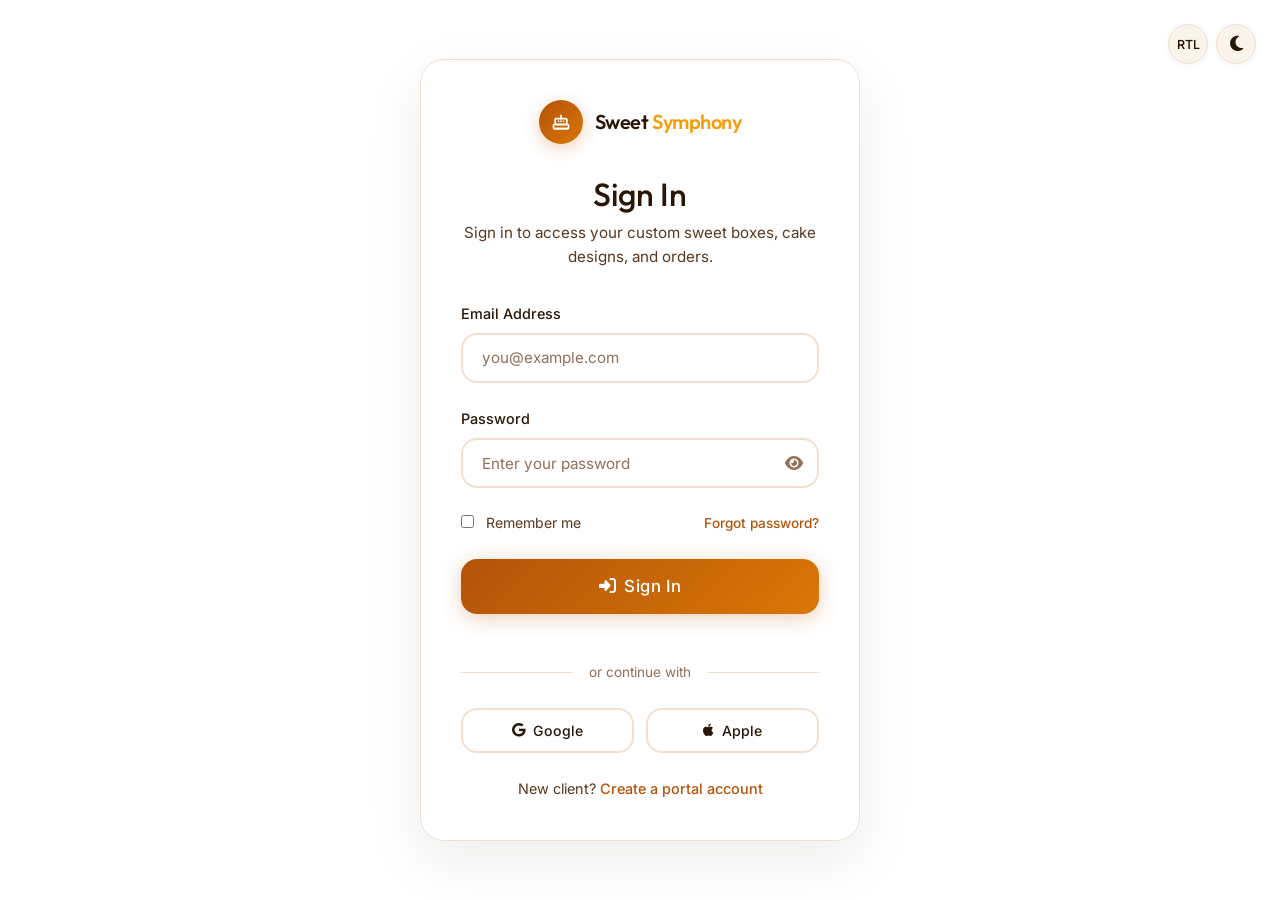
<file: pages/login.html>
<!DOCTYPE html>
<html lang="en" data-theme="light">
<head>
  <meta charset="UTF-8" />
  <meta name="viewport" content="width=device-width, initial-scale=1.0" />
  <meta name="description" content="Login to Sweet Symphony — Access your sweet orders, custom cake drawings, and loyalty points." />
  <title>Login — Sweet Symphony</title>
  <link rel="icon" href="data:image/svg+xml,<svg xmlns=%22http://www.w3.org/2000/svg%22 viewBox=%220 0 100 100%22><text y=%22.9em%22 font-size=%2290%22>🍰</text></svg>">
  <link rel="stylesheet" href="../assets/css/style.css" />
  <link rel="stylesheet" href="../assets/css/dark-mode.css" />
  <link id="rtl-stylesheet" rel="stylesheet" href="../assets/css/rtl.css" disabled />
  <link rel="stylesheet" href="https://cdnjs.cloudflare.com/ajax/libs/font-awesome/6.5.0/css/all.min.css" />
</head>
<body>

<div class="auth-container">
  <div class="auth-form-side">
    <!-- Auth Page Toggles (RTL & Theme) -->
    <div class="auth-controls">
      <button class="nav-icon-btn" onclick="window.Scala.RTLManager.toggle()" title="Toggle RTL" aria-label="Toggle RTL" style="font-size: 0.78rem; font-weight: 550;">RTL</button>
      <button class="nav-icon-btn" onclick="window.Scala.ThemeManager.toggle()" title="Toggle Theme" aria-label="Toggle theme">
        <i class="theme-toggle-icon fas fa-moon"></i>
      </button>
    </div>

    <div class="auth-form-container">
      <a href="../index.html" class="auth-logo">
        <div class="brand-logo">
          <svg viewBox="0 0 24 24" fill="none" stroke="currentColor" stroke-width="2" stroke-linecap="round" stroke-linejoin="round" style="width:20px; height:20px; color:#fff; display:block;">
            <path d="M6 15h12M4 20h16M12 4v4M12 11h.01M9 11h.01M15 11h.01" />
            <rect x="5" y="8" width="14" height="7" rx="1" />
            <rect x="3" y="15" width="18" height="5" rx="1" />
          </svg>
        </div>
        <span class="brand-name">Sweet <span>Symphony</span></span>
      </a>

      <h1 class="auth-title">Sign In</h1>
      <p class="auth-subtitle">Sign in to access your custom sweet boxes, cake designs, and orders.</p>

      <!-- Login form -->
      <form data-validate-form>
        <div class="form-group">
          <label class="form-label" for="email">Email Address</label>
          <input type="email" id="email" class="form-control" placeholder="you@example.com" data-validate="required,email" autocomplete="email" />
        </div>
        <div class="form-group">
          <label class="form-label" for="password">Password</label>
          <div class="password-toggle">
            <input type="password" id="password" class="form-control" placeholder="Enter your password" data-validate="required,minLength:6" autocomplete="current-password" />
            <button type="button" class="toggle-btn fas fa-eye" aria-label="Toggle password visibility"></button>
          </div>
        </div>
        <div class="form-group" style="display: flex; justify-content: space-between; align-items: center; flex-wrap: wrap; gap: 0.5rem; margin-top: 1rem; margin-bottom: 1.5rem;">
          <div class="checkbox-group">
            <input type="checkbox" id="remember" />
            <label for="remember" style="font-size: .88rem; color: var(--text-secondary); cursor: pointer;">Remember me</label>
          </div>
          <a href="#" style="font-size: .85rem; color: var(--primary); font-weight: 500; text-decoration: none;">Forgot password?</a>
        </div>
        <button type="submit" class="btn btn-primary btn-lg" style="width:100%;justify-content:center;margin-bottom:1.5rem;">
          <i class="fas fa-sign-in-alt"></i> Sign In
        </button>
        <div class="auth-divider">or continue with</div>

        <div class="social-signin">
          <button class="social-btn" type="button"><i class="fab fa-google"></i> Google</button>
          <button class="social-btn" type="button"><i class="fab fa-apple"></i> Apple</button>
        </div>
      </form>

      <div class="auth-footer">
        New client? <a href="register.html">Create a portal account</a>
      </div>
    </div>
  </div>
</div>

<script src="../assets/js/main.js"></script>
</body>
</html>
</file>
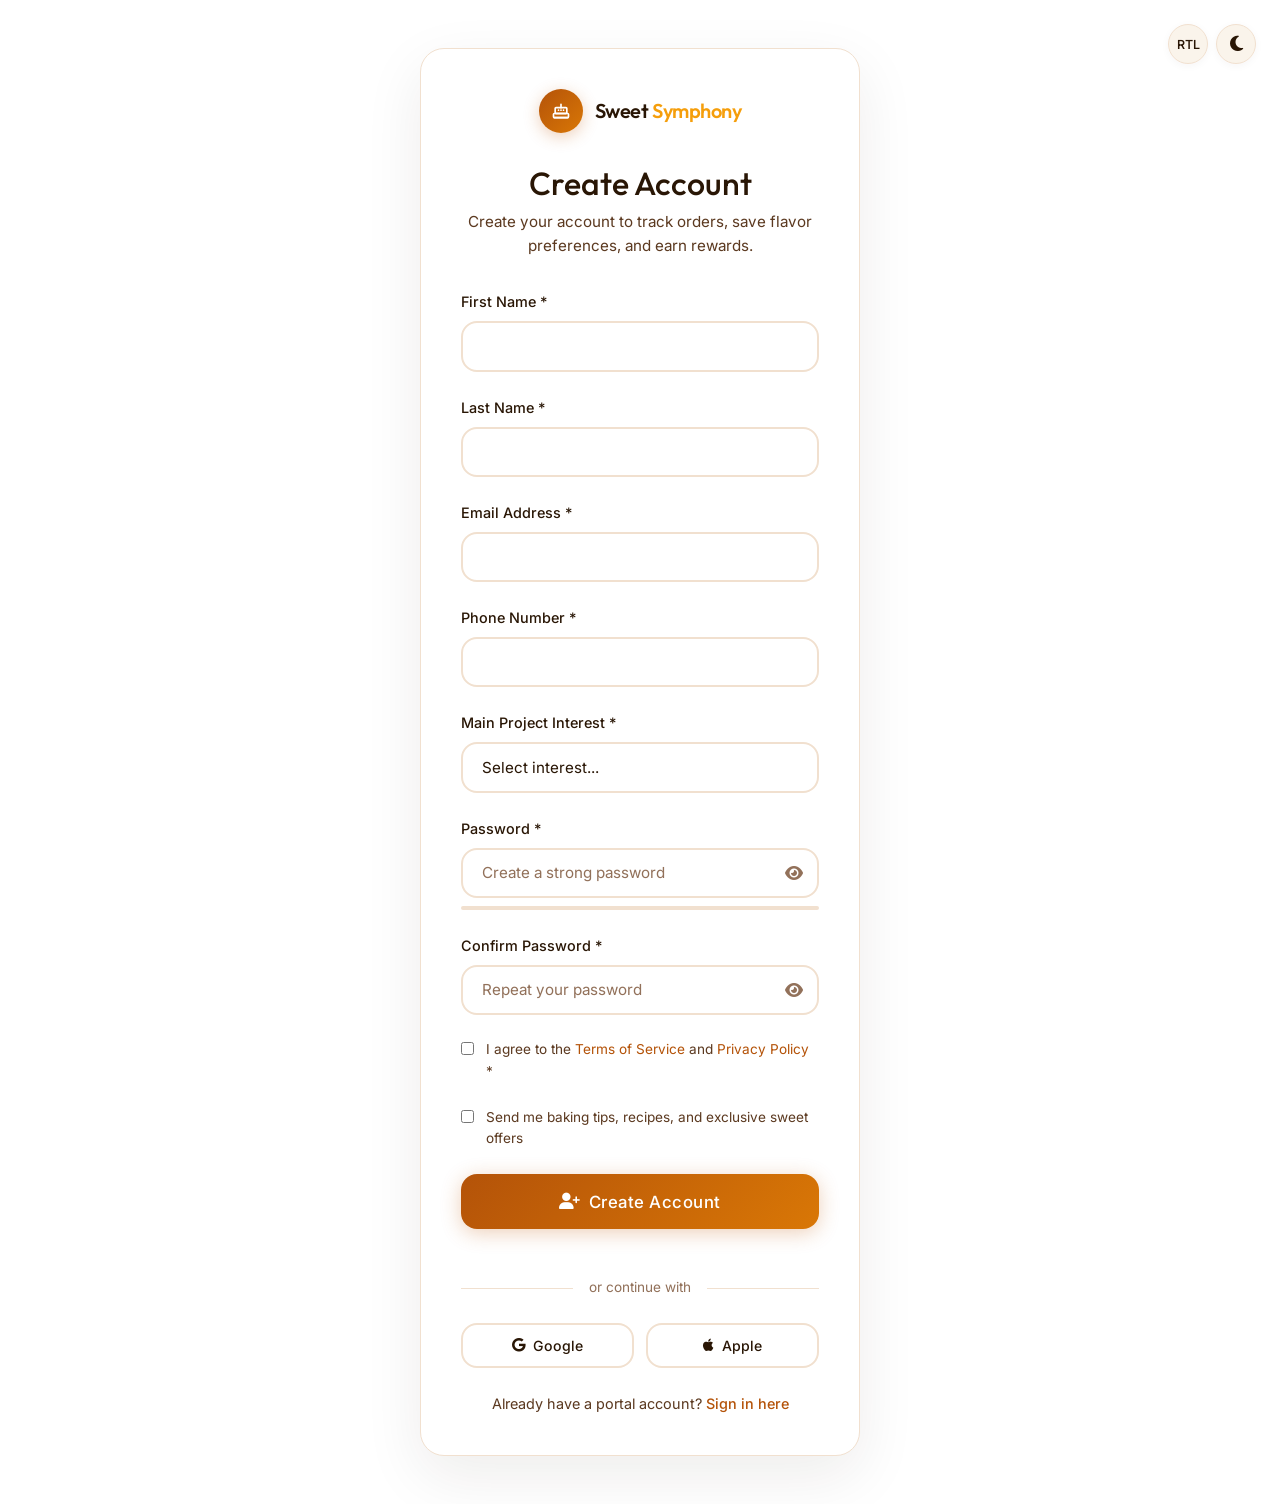
<file: pages/register.html>
<!DOCTYPE html>
<html lang="en" data-theme="light">
<head>
  <meta charset="UTF-8" />
  <meta name="viewport" content="width=device-width, initial-scale=1.0" />
  <meta name="description" content="Register at Sweet Symphony — Sign up to track your sweet orders and earn rewards points." />
  <title>Create Account — Sweet Symphony</title>
  <link rel="icon" href="data:image/svg+xml,<svg xmlns=%22http://www.w3.org/2000/svg%22 viewBox=%220 0 100 100%22><text y=%22.9em%22 font-size=%2290%22>🍰</text></svg>">
  <link rel="stylesheet" href="../assets/css/style.css" />
  <link rel="stylesheet" href="../assets/css/dark-mode.css" />
  <link id="rtl-stylesheet" rel="stylesheet" href="../assets/css/rtl.css" disabled />
  <link rel="stylesheet" href="https://cdnjs.cloudflare.com/ajax/libs/font-awesome/6.5.0/css/all.min.css" />
  <style>
    .progress-steps { display:flex;align-items:center;justify-content:center;gap:.5rem;margin-bottom:2rem; }
    .progress-step { width:32px;height:32px;border-radius:50%;display:flex;align-items:center;justify-content:center;font-weight:700;font-size:.85rem;transition:var(--transition); }
    .progress-step.active { background:var(--primary);color:#fff;box-shadow:0 4px 12px rgba(142,125,90,.3); }
    .progress-step.done { background:rgba(142,125,90,.15);color:var(--primary); }
    .progress-step.inactive { background:var(--bg-secondary);color:var(--text-light);border:2px solid var(--border); }
    .progress-line { flex:1;max-width:60px;height:2px;background:var(--border); }
    .progress-line.done { background:var(--primary); }
    .trial-banner { background:linear-gradient(135deg,rgba(142,125,90,.1),rgba(174,158,124,.1));border:1px solid rgba(142,125,90,.2);border-radius:var(--radius-md);padding:1rem 1.25rem;display:flex;align-items:center;gap:.75rem;margin-bottom:2rem; }
    .trial-banner i { color:var(--primary);font-size:1.2rem;flex-shrink:0; }
    .trial-banner p { font-size:.88rem;color:var(--text-secondary);margin:0; }
    .trial-banner strong { color:var(--primary); }
    .strength-bar { height:4px;border-radius:2px;background:var(--border);margin-top:.5rem;overflow:hidden; }
    .strength-fill { height:100%;border-radius:2px;transition:var(--transition);width:0; }
    .strength-label { font-size:.75rem;margin-top:.3rem; }
  </style>
</head>
<body>

<div class="auth-container">
  <div class="auth-form-side">
    <!-- Auth Page Toggles (RTL & Theme) -->
    <div class="auth-controls">
      <button class="nav-icon-btn" onclick="window.Scala.RTLManager.toggle()" title="Toggle RTL" aria-label="Toggle RTL" style="font-size: 0.78rem; font-weight: 550;">RTL</button>
      <button class="nav-icon-btn" onclick="window.Scala.ThemeManager.toggle()" title="Toggle Theme" aria-label="Toggle theme">
        <i class="theme-toggle-icon fas fa-moon"></i>
      </button>
    </div>

    <div class="auth-form-container">
      <a href="../index.html" class="auth-logo">
        <div class="brand-logo">
          <svg viewBox="0 0 24 24" fill="none" stroke="currentColor" stroke-width="2" stroke-linecap="round" stroke-linejoin="round" style="width:20px; height:20px; color:#fff; display:block;">
            <path d="M6 15h12M4 20h16M12 4v4M12 11h.01M9 11h.01M15 11h.01" />
            <rect x="5" y="8" width="14" height="7" rx="1" />
            <rect x="3" y="15" width="18" height="5" rx="1" />
          </svg>
        </div>
        <span class="brand-name">Sweet <span>Symphony</span></span>
      </a>

      <h1 class="auth-title">Create Account</h1>
      <p class="auth-subtitle">Create your account to track orders, save flavor preferences, and earn rewards.</p>

      <!-- Registration form -->
      <form data-validate-form>
        <div class="form-group">
          <label class="form-label" for="reg-fname">First Name *</label>
          <input type="text" id="reg-fname" class="form-control" placeholder="" data-validate="required" autocomplete="given-name" />
        </div>
        
        <div class="form-group">
          <label class="form-label" for="reg-lname">Last Name *</label>
          <input type="text" id="reg-lname" class="form-control" placeholder="" data-validate="required" autocomplete="family-name" />
        </div>
        
        <div class="form-group">
          <label class="form-label" for="reg-email">Email Address *</label>
          <input type="email" id="reg-email" class="form-control" placeholder="" data-validate="required,email" autocomplete="email" />
        </div>
        
        <div class="form-group">
          <label class="form-label" for="reg-phone">Phone Number *</label>
          <input type="tel" id="reg-phone" class="form-control" placeholder="" data-validate="required,phone" autocomplete="tel" />
        </div>
        
        <div class="form-group">
          <label class="form-label" for="reg-interest">Main Project Interest *</label>
          <select id="reg-interest" class="form-control" data-validate="required">
            <option value="">Select interest...</option>
            <option>Custom Birthday/Celebration Cakes</option>
            <option>Festive Sweet Boxes &amp; Hampers</option>
            <option>Event/Wedding Dessert Catering</option>
            <option>Artisanal Sourdough &amp; Pastries</option>
            <option>General Customer Account</option>
          </select>
        </div>
        
        <div class="form-group">
          <label class="form-label" for="reg-password">Password *</label>
          <div class="password-toggle">
            <input type="password" id="reg-password" class="form-control" placeholder="Create a strong password" data-validate="required,minLength:8" autocomplete="new-password" oninput="checkStrength(this.value)" />
            <button type="button" class="toggle-btn fas fa-eye" aria-label="Toggle password visibility"></button>
          </div>
          <div class="strength-bar"><div id="strength-fill" class="strength-fill"></div></div>
          <div id="strength-label" class="strength-label"></div>
        </div>
        
        <div class="form-group">
          <label class="form-label" for="reg-confirm">Confirm Password *</label>
          <div class="password-toggle">
            <input type="password" id="reg-confirm" class="form-control" placeholder="Repeat your password" data-validate="required,minLength:8" autocomplete="new-password" />
            <button type="button" class="toggle-btn fas fa-eye" aria-label="Toggle password visibility"></button>
          </div>
        </div>
        
        <div class="form-group">
          <div class="checkbox-group">
            <input type="checkbox" id="terms" required />
            <label for="terms" style="font-size:.85rem;color:var(--text-secondary);">I agree to the <a href="#" style="color:var(--primary)">Terms of Service</a> and <a href="#" style="color:var(--primary)">Privacy Policy</a> *</label>
          </div>
        </div>
        <div class="form-group">
          <div class="checkbox-group">
            <input type="checkbox" id="offers" />
            <label for="offers" style="font-size:.85rem;color:var(--text-secondary);">Send me baking tips, recipes, and exclusive sweet offers</label>
          </div>
        </div>
        <button type="submit" class="btn btn-primary btn-lg" style="width:100%;justify-content:center;margin-bottom:1.5rem;">
          <i class="fas fa-user-plus"></i> Create Account
        </button>

        <div class="auth-divider">or continue with</div>
        <div class="social-signin">
          <button class="social-btn" type="button"><i class="fab fa-google"></i> Google</button>
          <button class="social-btn" type="button"><i class="fab fa-apple"></i> Apple</button>
        </div>
      </form>

      <div class="auth-footer">
        Already have a portal account? <a href="login.html">Sign in here</a>
      </div>
    </div>
  </div>
</div>

<script src="../assets/js/main.js"></script>
<script>
  function checkStrength(val) {
    const fill = document.getElementById('strength-fill');
    const label = document.getElementById('strength-label');
    let score = 0;
    if (val.length >= 8) score++;
    if (/[A-Z]/.test(val)) score++;
    if (/[0-9]/.test(val)) score++;
    if (/[^A-Za-z0-9]/.test(val)) score++;
    const levels = [
      { width: '0%', color: '#ef4444', text: 'Too short' },
      { width: '25%', color: '#ef4444', text: 'Weak' },
      { width: '50%', color: '#f59e0b', text: 'Fair' },
      { width: '75%', color: '#10b981', text: 'Good' },
      { width: '100%', color: '#10b981', text: 'Strong ✓' },
    ];
    const l = levels[val.length === 0 ? 0 : score];
    fill.style.width = l.width;
    fill.style.background = l.color;
    label.textContent = l.text;
    label.style.color = l.color;
  }
</script>
</body>
</html>
</file>
<file: assets/css/style.css>
/* ============================================================
   SCALA DESIGN & FABRICATION STUDIO — MAIN STYLES
   ============================================================ */

@import url('https://fonts.googleapis.com/css2?family=Inter:wght@100..900&family=Outfit:wght@100..900&display=swap');

/* ── CSS Variables ── */
:root {
  --primary: #b45309;
  /* Warm Honey Amber */
  --primary-dark: #78350f;
  /* Rich Dark Chocolate */
  --primary-light: #d97706;
  /* Golden Pastry */
  --secondary: #1b1109;
  /* Deep Espresso Brown */
  --secondary-light: #291a0e;
  /* Warm Dark Mocha */
  --accent: #f59e0b;
  /* Sweet Honey Gold highlight */
  --accent-2: #b45309;
  --white: #ffffff;
  --off-white: #fdfaf5;
  /* Warm linen cream */
  --text-primary: #291605;
  /* Espresso Cocoa */
  --text-secondary: #5c3a21;
  /* Warm Coffee */
  --text-light: #92715a;
  /* Soft Sand */
  --bg-primary: #ffffff;
  --bg-secondary: #faf4eb;
  /* Warm Cream Linen */
  --bg-card: #ffffff;
  --card-overlay: rgba(255, 255, 255, 0.94);
  --border: #f1e0cf;
  /* Soft Dough Border */
  --shadow-sm: 0 2px 8px rgba(41, 22, 5, 0.04);
  --shadow-md: 0 8px 32px rgba(41, 22, 5, 0.06);
  --shadow-lg: 0 20px 60px rgba(41, 22, 5, 0.08);
  --shadow-xl: 0 30px 80px rgba(41, 22, 5, 0.12);
  --radius-sm: 8px;
  --radius-md: 16px;
  --radius-lg: 24px;
  --radius-xl: 40px;
  --radius-full: 999px;
  --font-display: 'Outfit', sans-serif;
  --font-body: 'Inter', sans-serif;
  --font-script: 'Outfit', sans-serif;
  /* Replaced cursive with Outfit for premium styling */
  --transition: all 0.3s cubic-bezier(0.4, 0, 0.2, 1);
  --transition-bounce: all 0.4s cubic-bezier(0.34, 1.56, 0.64, 1);
  --nav-height: 80px;
  --z-nav: 1000;
  --z-modal: 2000;
  --z-toast: 3000;
}

/* ── Reset & Base ── */
*,
*::before,
*::after {
  box-sizing: border-box;
  margin: 0;
  padding: 0;
}

html {
  scroll-behavior: smooth;
  font-size: 16px;
}

body {
  font-family: var(--font-body);
  color: var(--text-primary);
  background: var(--bg-primary);
  line-height: 1.6;
  font-weight: 410;
  /* between 400 and 430 */
  font-size: clamp(0.9rem, 1.5vw, 1.2rem);
  /* 14px to 19px */
  overflow-x: hidden;
  transition: background 0.4s ease, color 0.4s ease;
}

img {
  max-width: 100%;
  height: auto;
  display: block;
}

a {
  text-decoration: none;
  color: inherit;
  transition: var(--transition);
}

ul {
  list-style: none;
}

button {
  cursor: pointer;
  border: none;
  background: none;
  font-family: var(--font-body);
  font-weight: 510;
}

input,
textarea,
select {
  font-family: var(--font-body);
  font-weight: 410;
}

/* ── Typography ── */
h1,
h2,
h3,
h4,
h5,
h6 {
  font-family: var(--font-display);
  line-height: 1.2;
}

h1 {
  font-size: clamp(2.8rem, 6vw, 3.8rem);
  font-weight: 500;
  line-height: 1.15;
}

h2 {
  font-size: clamp(2rem, 4vw, 2.6rem);
  font-weight: 480;
  line-height: 1.2;
}

h3 {
  font-size: clamp(1.5rem, 2.5vw, 1.85rem);
  font-weight: 460;
  line-height: 1.25;
}

h4 {
  font-size: clamp(1.2rem, 2vw, 1.45rem);
  font-weight: 450;
}

h5 {
  font-size: clamp(1.05rem, 1.5vw, 1.25rem);
  font-weight: 450;
}

h6 {
  font-size: clamp(0.95rem, 1.2vw, 1.1rem);
  font-weight: 450;
}

p {
  color: var(--text-secondary);
  line-height: 1.6;
  font-weight: 410;
  font-size: clamp(0.9rem, 1.5vw, 1.2rem);
}

.section-label {
  font-family: var(--font-script);
  font-size: 1.1rem;
  font-weight: 500;
  text-transform: uppercase;
  letter-spacing: 0.1em;
  color: var(--primary);
  display: block;
  margin-bottom: 0.75rem;
  animation: fadeInUp 0.6s ease;
}

.section-title {
  color: var(--text-primary);
  margin-bottom: 1.25rem;
}

.section-desc {
  color: var(--text-secondary);
  font-size: clamp(1rem, 1.8vw, 1.3rem);
  /* Subheading / lead text: 16px to 21px */
  font-weight: 470;
  /* weight 450-500 */
  max-width: 700px;
  margin: 0 auto 3rem;
  line-height: 1.5;
}

.text-center {
  text-align: center;
}

strong,
b {
  font-weight: 500;
  /* Max weight for inline emphasis */
}

/* ── Buttons ── */
.btn {
  display: inline-flex;
  align-items: center;
  gap: 0.5rem;
  padding: 0.85rem 2rem;
  border-radius: var(--radius-full);
  font-family: var(--font-body);
  font-weight: 510;
  /* between 500 and 520 for buttons */
  font-size: clamp(0.9rem, 1.5vw, 1.2rem);
  letter-spacing: 0.5px;
  transition: var(--transition-bounce);
  position: relative;
  overflow: hidden;
}

.btn::before {
  content: '';
  position: absolute;
  inset: 0;
  background: rgba(255, 255, 255, 0.2);
  transform: scaleX(0);
  transform-origin: left;
  transition: transform 0.3s ease;
}

.btn:hover::before {
  transform: scaleX(1);
}

.btn-primary {
  background: linear-gradient(135deg, var(--primary), var(--primary-light));
  color: #fff;
  box-shadow: 0 4px 20px rgba(194, 99, 27, 0.3);
}

.btn-primary:hover {
  transform: translateY(-3px) scale(1.02);
  box-shadow: 0 8px 30px rgba(194, 99, 27, 0.45);
  color: #fff;
}

.btn-secondary {
  background: transparent;
  color: var(--primary);
  border: 2px solid var(--primary);
}

.btn-secondary:hover {
  background: var(--primary);
  color: #fff;
  transform: translateY(-3px);
  box-shadow: var(--shadow-md);
}

.btn-white {
  background: #fff;
  color: var(--primary);
  box-shadow: 0 4px 20px rgba(0, 0, 0, 0.1);
}

.btn-white:hover {
  transform: translateY(-3px);
  box-shadow: 0 8px 30px rgba(0, 0, 0, 0.15);
}

.btn-ghost {
  background: rgba(255, 255, 255, 0.08);
  color: #fff;
  border: 2px solid rgba(255, 255, 255, 0.3);
  backdrop-filter: blur(10px);
}

.btn-ghost:hover {
  background: rgba(255, 255, 255, 0.15);
  border-color: rgba(255, 255, 255, 0.7);
  transform: translateY(-3px);
}

.btn-accent {
  background: linear-gradient(135deg, var(--accent), var(--accent-2));
  color: var(--secondary);
  box-shadow: 0 4px 20px rgba(245, 166, 35, 0.3);
}

.btn-accent:hover {
  transform: translateY(-3px) scale(1.02);
  box-shadow: 0 8px 30px rgba(245, 166, 35, 0.45);
}

.btn-sm {
  padding: 0.6rem 1.4rem;
  font-size: 0.85rem;
}

.btn-lg {
  padding: 1.1rem 2.8rem;
  font-size: 1.05rem;
}

/* ── Header / Navigation ── */
.header {
  position: fixed;
  top: 0;
  left: 0;
  right: 0;
  height: var(--nav-height);
  z-index: var(--z-nav);
  transition: var(--transition);
  background: transparent;
}

.header.scrolled {
  background: var(--bg-primary);
  box-shadow: var(--shadow-md);
  backdrop-filter: blur(20px);
}

.header.scrolled.dark-nav {
  background: var(--secondary);
}

.nav-container {
  max-width: 1400px;
  margin: 0 auto;
  padding: 0 1.5rem;
  height: 100%;
  display: flex;
  align-items: center;
  justify-content: space-between;
}

/* Brand */
.brand {
  display: flex;
  align-items: center;
  gap: 0.75rem;
  flex-shrink: 0;
}

.brand-logo {
  width: 44px;
  height: 44px;
  background: linear-gradient(135deg, var(--primary), var(--primary-light));
  border-radius: 50%;
  display: flex;
  align-items: center;
  justify-content: center;
  font-size: 1.4rem;
  transition: var(--transition-bounce);
  box-shadow: 0 4px 16px rgba(194, 99, 27, 0.3);
}

.brand:hover .brand-logo {
  transform: rotate(15deg) scale(1.1);
}

.brand-name {
  font-family: var(--font-display);
  font-weight: 580;
  font-size: 1.35rem;
  color: var(--white);
  letter-spacing: -0.5px;
  display: inline-flex;
  align-items: baseline;
  line-height: 1;
}

.brand-name span {
  color: var(--accent);
  font-family: var(--font-script);
  font-size: 1em;
  margin-left: 0.25rem;
}

.header.scrolled .brand-name {
  color: var(--text-primary);
}

/* Desktop Nav */
.nav-menu {
  display: none;
  align-items: center;
  gap: 0.25rem;
  position: absolute;
  left: 50%;
  transform: translateX(-50%);
}

.nav-link {
  display: inline-block;
  padding: 0.5rem 1rem;
  font-weight: 470;
  /* between 450 and 500 for nav links */
  font-size: 0.95rem;
  color: rgba(255, 255, 255, 0.9);
  border-radius: var(--radius-sm);
  transition: var(--transition);
  position: relative;
  letter-spacing: 0.3px;
}

.nav-link::after {
  content: '';
  position: absolute;
  bottom: -2px;
  left: 50%;
  right: 50%;
  height: 2px;
  background: var(--accent);
  transition: var(--transition);
  border-radius: 2px;
}

.nav-link:hover::after,
.nav-link.active::after {
  left: 10%;
  right: 10%;
}

.nav-link:hover,
.nav-link.active {
  color: var(--accent);
}

.header.scrolled .nav-link {
  color: var(--text-primary);
}

.header.scrolled .nav-link:hover,
.header.scrolled .nav-link.active {
  color: var(--primary);
}

.header.scrolled .nav-link::after {
  background: var(--primary);
}

/* Nav Actions */
.nav-actions {
  display: none;
  align-items: center;
  gap: 0.75rem;
}

.nav-icon-btn {
  width: 40px;
  height: 40px;
  border-radius: 50%;
  display: flex;
  align-items: center;
  justify-content: center;
  font-size: 1.1rem;
  color: rgba(255, 255, 255, 0.9);
  transition: var(--transition-bounce);
  background: rgba(255, 255, 255, 0.1);
  backdrop-filter: blur(10px);
}

.nav-icon-btn:hover {
  background: var(--primary);
  color: #fff;
  transform: scale(1.1);
}

.header.scrolled .nav-icon-btn {
  color: var(--text-primary);
  background: var(--bg-secondary);
}

/* Hamburger */
.hamburger {
  width: 44px;
  height: 44px;
  display: flex;
  flex-direction: column;
  justify-content: center;
  align-items: center;
  gap: 5px;
  cursor: pointer;
  border-radius: var(--radius-sm);
  transition: var(--transition);
  background: rgba(255, 255, 255, 0.1);
  backdrop-filter: blur(10px);
}

.hamburger span {
  display: block;
  width: 22px;
  height: 2px;
  background: #fff;
  border-radius: 2px;
  transition: var(--transition);
}

.hamburger:hover {
  background: rgba(255, 255, 255, 0.2);
}

.hamburger.active span:nth-child(1) {
  transform: translateY(7px) rotate(45deg);
}

.hamburger.active span:nth-child(2) {
  opacity: 0;
  transform: scaleX(0);
}

.hamburger.active span:nth-child(3) {
  transform: translateY(-7px) rotate(-45deg);
}

.header.scrolled .hamburger span {
  background: var(--text-primary);
}

.header.scrolled .hamburger {
  background: var(--bg-secondary);
}

/* Mobile Menu Overlay */
.mobile-menu {
  position: fixed;
  top: 0;
  left: 0;
  right: 0;
  bottom: 0;
  background: linear-gradient(135deg, var(--secondary) 0%, #2d1b3d 100%);
  z-index: calc(var(--z-nav) + 10);
  display: flex;
  flex-direction: column;
  justify-content: center;
  align-items: center;
  gap: 1.25rem;
  transform: translateX(100%);
  transition: transform 0.4s cubic-bezier(0.4, 0, 0.2, 1);
  padding: 2rem;
  overflow-y: auto;
  -webkit-overflow-scrolling: touch;
}

@media (max-height: 680px) {
  .mobile-menu {
    justify-content: flex-start;
    padding-top: 5rem;
    padding-bottom: 2rem;
    gap: 0.75rem;
  }

  .mobile-menu-actions {
    margin-top: 1rem;
  }
}

/* Tablet adjustments: menu starts at top instead of vertically centered */
@media (min-width: 768px) and (max-width: 1024px) {
  .mobile-menu {
    justify-content: flex-start;
    padding-top: 5rem;
  }
}

.mobile-menu.open {
  transform: translateX(0);
}

.mobile-menu .nav-link {
  font-size: 1.8rem;
  font-family: var(--font-display);
  color: rgba(255, 255, 255, 0.8);
  padding: 0.5rem 2rem;
  text-align: center;
  opacity: 0;
  transform: translateY(20px);
  transition: opacity 0.3s ease, transform 0.3s ease, color 0.3s ease;
}

.mobile-menu.open .nav-link {
  opacity: 1;
  transform: translateY(0);
}

.mobile-menu.open .nav-link:nth-child(1) {
  transition-delay: 0.1s;
}

.mobile-menu.open .nav-link:nth-child(2) {
  transition-delay: 0.15s;
}

.mobile-menu.open .nav-link:nth-child(3) {
  transition-delay: 0.2s;
}

.mobile-menu.open .nav-link:nth-child(4) {
  transition-delay: 0.25s;
}

.mobile-menu.open .nav-link:nth-child(5) {
  transition-delay: 0.3s;
}

.mobile-menu.open .nav-link:nth-child(6) {
  transition-delay: 0.35s;
}

.mobile-menu .nav-link:hover {
  color: var(--accent);
}

.mobile-menu-actions {
  display: flex;
  flex-direction: column;
  align-items: center;
  gap: 1rem;
  width: 100%;
  max-width: min(460px, 100%);
  margin-top: 1.5rem;
  opacity: 0;
  transform: translateY(20px);
  transition: opacity 0.3s ease 0.4s, transform 0.3s ease 0.4s;
}

.mobile-menu-row {
  display: flex;
  gap: 1rem;
  width: 100%;
  justify-content: center;
}

.mobile-menu-row .btn {
  flex: 1;
  min-width: 0 !important;
  justify-content: center;
}

.mobile-menu-actions>.btn {
  width: 100%;
}

.mobile-menu.open .mobile-menu-actions {
  opacity: 1;
  transform: translateY(0);
}

.mobile-close {
  position: absolute;
  top: 1.5rem;
  right: 1.5rem;
  width: 44px;
  height: 44px;
  background: rgba(255, 255, 255, 0.1);
  border-radius: 50%;
  display: flex;
  align-items: center;
  justify-content: center;
  color: #fff;
  font-size: 1.2rem;
  transition: var(--transition-bounce);
}

.mobile-close:hover {
  background: var(--primary);
  transform: rotate(90deg) scale(1.1);
}

/* ── Hero Section ── */
.hero {
  min-height: 75vh;
  position: relative;
  display: flex;
  align-items: center;
  overflow: hidden;
  background: linear-gradient(135deg, var(--secondary) 0%, #1d122b 50%, #0d0d1a 100%);
}

.hero-bg {
  position: absolute;
  inset: 0;
  overflow: hidden;
}

.hero-bg img {
  width: 100%;
  height: 100%;
  object-fit: cover;
  opacity: 0.5;
  transform: scale(1.1);
  animation: heroZoom 20s ease-in-out infinite alternate;
}

@keyframes heroZoom {
  0% {
    transform: scale(1.1);
  }

  100% {
    transform: scale(1.2);
  }
}

.hero-overlay {
  position: absolute;
  inset: 0;
  background: linear-gradient(135deg, rgba(26, 26, 46, 0.55) 0%, rgba(26, 26, 46, 0.3) 50%, rgba(201, 24, 74, 0.02) 100%);
}

.hero-particles {
  position: absolute;
  inset: 0;
  pointer-events: none;
}

.particle {
  position: absolute;
  width: 4px;
  height: 4px;
  background: var(--accent);
  border-radius: 50%;
  opacity: 0.6;
  animation: float var(--dur, 8s) ease-in-out infinite var(--delay, 0s);
}

@keyframes float {

  0%,
  100% {
    transform: translateY(0) rotate(0deg);
    opacity: 0.6;
  }

  50% {
    transform: translateY(-30px) rotate(180deg);
    opacity: 1;
  }
}

.hero-container {
  position: relative;
  max-width: 1400px;
  margin: 0 auto;
  padding: 3.5rem 1.5rem;
  padding-top: calc(var(--nav-height) + 3.5rem);
  width: 100%;
}

.hero-content {
  max-width: 750px;
  margin: 0 auto;
  text-align: center;
  display: flex;
  flex-direction: column;
  align-items: center;
  justify-content: center;
}

.hero-badge {
  display: inline-flex;
  align-items: center;
  gap: 0.5rem;
  background: rgba(233, 196, 106, 0.15);
  border: 1px solid rgba(233, 196, 106, 0.4);
  color: var(--accent);
  padding: 0.5rem 1.2rem;
  border-radius: var(--radius-full);
  font-size: 0.85rem;
  font-weight: 500;
  letter-spacing: 1px;
  text-transform: uppercase;
  margin-bottom: 1.5rem;
  animation: fadeInDown 0.8s ease;
  backdrop-filter: blur(10px);
}

.hero-badge i {
  animation: spin 4s linear infinite;
}

@keyframes spin {
  0% {
    transform: rotate(0deg);
  }

  100% {
    transform: rotate(360deg);
  }
}

.hero-title {
  font-size: clamp(2.4rem, 4.8vw, 3.4rem);
  color: #fff;
  margin-bottom: 1.25rem;
  animation: fadeInUp 0.8s ease 0.2s both;
  text-shadow: 0 4px 20px rgba(0, 0, 0, 0.3);
  line-height: 1.15;
}

.hero-title .accent-text {
  color: var(--accent);
  font-family: var(--font-script);
  font-size: 1.1em;
  display: block;
}

.hero-desc {
  color: rgba(255, 255, 255, 0.8);
  font-size: clamp(0.95rem, 1.3vw, 1.1rem);
  margin-bottom: 2rem;
  animation: fadeInUp 0.8s ease 0.4s both;
  max-width: 550px;
  margin-left: auto;
  margin-right: auto;
}

.hero-actions {
  display: flex;
  gap: 1rem;
  flex-wrap: wrap;
  justify-content: center;
  animation: fadeInUp 0.8s ease 0.6s both;
}

.hero-stats {
  display: flex;
  gap: 1.5rem;
  margin-top: 2rem;
  animation: fadeInUp 0.8s ease 0.8s both;
  flex-wrap: wrap;
  justify-content: center;
}

.hero-stat {
  text-align: center;
  padding: 0.75rem 1.25rem;
  background: rgba(20, 20, 20, 0.75);
  border: 1.5px solid rgba(194, 99, 27, 0.45);
  border-radius: var(--radius-md);
  backdrop-filter: blur(12px);
  transition: var(--transition-bounce);
  box-shadow: 0 8px 32px rgba(0, 0, 0, 0.25);
}

.hero-stat:hover {
  transform: translateY(-5px);
  background: rgba(20, 20, 20, 0.9);
  border-color: var(--primary);
  box-shadow: 0 12px 40px rgba(0, 0, 0, 0.4);
}

.hero-stat-number {
  font-family: var(--font-display);
  font-size: 1.75rem;
  font-weight: 580;
  color: var(--accent);
  display: block;
}

.hero-stat-label {
  font-size: 0.8rem;
  color: #ffffff;
  font-weight: 500;
  letter-spacing: 0.5px;
}

.hero-scroll {
  position: absolute;
  bottom: 2rem;
  left: 50%;
  transform: translateX(-50%);
  display: flex;
  flex-direction: column;
  align-items: center;
  gap: 0.5rem;
  color: rgba(255, 255, 255, 0.6);
  font-size: 0.8rem;
  letter-spacing: 1px;
  animation: fadeIn 1s ease 1.5s both;
}

.hero-scroll span {
  writing-mode: horizontal-tb;
}

.scroll-line {
  width: 1px;
  height: 50px;
  background: linear-gradient(to bottom, rgba(255, 255, 255, 0.6), transparent);
  animation: scrollPulse 2s ease-in-out infinite;
}

@keyframes scrollPulse {

  0%,
  100% {
    opacity: 0.4;
    transform: scaleY(1);
  }

  50% {
    opacity: 1;
    transform: scaleY(1.2);
  }
}

/* ── Section Common ── */
.section {
  padding: 6rem 1.5rem;
  position: relative;
  z-index: 1;
}

.section::before {
  content: '';
  position: absolute;
  inset: 0;
  background-size: cover;
  background-position: center;
  background-repeat: no-repeat;
  z-index: -1;
  pointer-events: none;
  transition: opacity 0.4s ease;
}

:root .section::before {
  opacity: 0.065; /* Faint watermark for light theme (more visible) */
}

[data-theme="dark"] .section::before {
  opacity: 0.045; /* Faint watermark for dark theme (more visible) */
  filter: invert(1) brightness(0.8) contrast(1.2);
}

.section:nth-of-type(odd)::before {
  background-image: url('../images/candy-bg-1.jpg');
}

.section:nth-of-type(even)::before {
  background-image: url('../images/candy-bg-2.png');
}

.section-sm {
  padding: 4rem 1.5rem;
}

.bg-secondary-section {
  background: var(--bg-secondary);
}

.container {
  max-width: 1200px;
  margin: 0 auto;
}

.container-lg {
  max-width: 1400px;
  margin: 0 auto;
}

/* ── Features Grid ── */
.features-grid {
  display: grid;
  grid-template-columns: repeat(auto-fit, minmax(280px, 1fr));
  gap: 2rem;
}

.feature-card {
  background: var(--bg-card);
  border: 1px solid var(--border);
  border-radius: var(--radius-lg);
  padding: 0 0 2.5rem 0;
  text-align: center;
  transition: var(--transition-bounce);
  position: relative;
  overflow: hidden;
  display: flex;
  flex-direction: column;
  height: 100%;
}

.feature-card-img-wrapper {
  width: 100%;
  height: 200px;
  overflow: hidden;
  margin-bottom: 1.5rem;
  border-bottom: 1px solid var(--border);
}

@media (min-width: 1024px) {
  .feature-card-img-wrapper {
    height: 220px;
  }
}

.feature-card-img {
  width: 100%;
  height: 100%;
  object-fit: cover;
  transition: transform 0.6s cubic-bezier(0.4, 0, 0.2, 1);
}

.feature-card:hover .feature-card-img {
  transform: scale(1.08);
}

.feature-card-content {
  padding: 0 2rem;
  display: flex;
  flex-direction: column;
  align-items: center;
  flex-grow: 1;
}

.feature-card::before {
  content: '';
  position: absolute;
  top: 0;
  left: 0;
  right: 0;
  height: 3px;
  background: linear-gradient(90deg, var(--primary), var(--accent));
  transform: scaleX(0);
  transform-origin: left;
  transition: var(--transition);
}

.feature-card:hover {
  transform: translateY(-8px);
  box-shadow: var(--shadow-lg);
}

.feature-card:hover::before {
  transform: scaleX(1);
}

.feature-icon {
  width: 70px;
  height: 70px;
  background: linear-gradient(135deg, rgba(194, 99, 27, 0.1), rgba(194, 99, 27, 0.05));
  border-radius: 50%;
  display: flex;
  align-items: center;
  justify-content: center;
  font-size: 1.8rem;
  margin: 0 auto 1.5rem;
  color: var(--primary);
  transition: var(--transition-bounce);
  border: 2px solid rgba(194, 99, 27, 0.15);
}

.feature-card:hover .feature-icon {
  background: linear-gradient(135deg, var(--primary), var(--primary-light));
  color: #fff;
  transform: scale(1.15) rotate(5deg);
  border-color: transparent;
  box-shadow: 0 8px 24px rgba(194, 99, 27, 0.35);
}

.feature-card h3 {
  margin-bottom: 0.75rem;
  font-size: 1.3rem;
  min-height: 2.8rem;
  display: flex;
  align-items: center;
  justify-content: center;
}

.feature-card p {
  font-size: 0.95rem;
  flex-grow: 1;
}

/* ── Classes Section ── */
.classes-grid {
  display: grid;
  grid-template-columns: repeat(auto-fit, minmax(300px, 1fr));
  gap: 2rem;
}

.class-card {
  border-radius: var(--radius-lg);
  overflow: hidden;
  background: var(--bg-card);
  box-shadow: var(--shadow-sm);
  transition: var(--transition-bounce);
  border: 1px solid var(--border);
  display: flex;
  flex-direction: column;
  height: 100%;
}

.class-card:hover {
  transform: translateY(-10px);
  box-shadow: var(--shadow-xl);
}

.class-card-img {
  position: relative;
  height: 220px;
  overflow: hidden;
  flex-shrink: 0;
}

.class-card-img img {
  width: 100%;
  height: 100%;
  object-fit: cover;
  transition: transform 0.6s ease;
}

.class-card:hover .class-card-img img {
  transform: scale(1.1);
}

.class-badge {
  position: absolute;
  top: 1rem;
  left: 1rem;
  background: linear-gradient(135deg, var(--primary), var(--primary-light));
  color: #fff;
  padding: 0.3rem 0.9rem;
  border-radius: var(--radius-full);
  font-size: 0.75rem;
  font-weight: 550;
  letter-spacing: 0.5px;
  text-transform: uppercase;
}

.class-card-body {
  padding: 1.5rem;
  display: flex;
  flex-direction: column;
  align-items: center;
  text-align: center;
  flex-grow: 1;
}

.class-card-body h3 {
  margin-bottom: 0.5rem;
  font-size: 1.2rem;
  min-height: 2.8rem;
  display: flex;
  align-items: center;
  justify-content: center;
}

.class-meta {
  display: flex;
  gap: 1rem;
  margin: 0.75rem 0;
  flex-wrap: wrap;
  justify-content: center;
}

.class-meta span {
  display: flex;
  align-items: center;
  gap: 0.3rem;
  font-size: 0.82rem;
  color: var(--text-light);
}

.class-meta span i {
  color: var(--primary);
}

.class-level {
  display: flex;
  gap: 4px;
  margin: 0.5rem 0 1rem;
  justify-content: center;
}

.level-dot {
  width: 8px;
  height: 8px;
  border-radius: 50%;
  background: var(--border);
}

.level-dot.filled {
  background: var(--primary);
}

.class-footer {
  display: flex;
  flex-direction: column;
  align-items: center;
  gap: 0.75rem;
  padding-top: 1rem;
  border-top: 1px solid var(--border);
  width: 100%;
  margin-top: auto;
}

.class-price {
  font-family: var(--font-display);
  font-weight: 550;
  font-size: 1.3rem;
  color: var(--primary);
}

.class-price span {
  font-size: 0.8rem;
  color: var(--text-light);
  font-family: var(--font-body);
}

/* ── Apparatus Section ── */
.apparatus-grid {
  display: grid;
  grid-template-columns: repeat(auto-fit, minmax(250px, 1fr));
  gap: 1.5rem;
}

@media (min-width: 768px) and (max-width: 1023px) {
  .apparatus-grid {
    grid-template-columns: repeat(2, 1fr);
  }

  .apparatus-grid .apparatus-card:nth-child(3) {
    grid-column: span 2;
    justify-self: center;
    width: 100%;
    max-width: 350px;
  }
}

.apparatus-card {
  position: relative;
  height: 350px;
  border-radius: var(--radius-lg);
  overflow: hidden;
  cursor: pointer;
}

.apparatus-card img {
  width: 100%;
  height: 100%;
  object-fit: cover;
  transition: transform 0.6s ease;
}

.apparatus-card:hover img {
  transform: scale(1.1);
}

.apparatus-overlay {
  position: absolute;
  inset: 0;
  background: linear-gradient(to top, rgba(26, 26, 46, 0.95) 0%, rgba(26, 26, 46, 0.3) 50%, transparent 100%);
  display: flex;
  flex-direction: column;
  justify-content: flex-end;
  align-items: center;
  text-align: center;
  padding: 2rem;
  transition: var(--transition);
}

.apparatus-card:hover .apparatus-overlay {
  background: linear-gradient(to top, rgba(201, 24, 74, 0.9) 0%, rgba(201, 24, 74, 0.5) 50%, transparent 100%);
}

.apparatus-overlay h3 {
  color: #fff;
  margin-bottom: 0.5rem;
}

.apparatus-overlay p {
  color: rgba(255, 255, 255, 0.8);
  font-size: 0.9rem;
  max-height: 0;
  overflow: hidden;
  transition: max-height 0.4s ease;
}

.apparatus-card:hover .apparatus-overlay p {
  max-height: 100px;
}

.apparatus-tag {
  display: inline-block;
  background: rgba(233, 196, 106, 0.3);
  border: 1px solid var(--accent);
  color: var(--accent);
  padding: 0.2rem 0.7rem;
  border-radius: var(--radius-full);
  font-size: 0.75rem;
  font-weight: 500;
  letter-spacing: 0.5px;
  margin-bottom: 0.75rem;
}

/* ── Gallery / Showcase ── */
.gallery-grid {
  display: grid;
  grid-template-columns: repeat(auto-fill, minmax(250px, 1fr));
  grid-auto-rows: 220px;
  gap: 1rem;
}

.gallery-item {
  position: relative;
  border-radius: var(--radius-md);
  overflow: hidden;
  cursor: pointer;
}

/* Removed unequal spans to ensure all gallery images are of uniform size */
.gallery-item img {
  width: 100%;
  height: 100%;
  object-fit: cover;
  transition: transform 0.5s ease;
}

.gallery-item:hover img {
  transform: scale(1.08);
}

.gallery-item-overlay {
  position: absolute;
  inset: 0;
  background: linear-gradient(135deg, rgba(201, 24, 74, 0.8), rgba(26, 26, 46, 0.6));
  opacity: 0;
  display: flex;
  align-items: center;
  justify-content: center;
  transition: var(--transition);
}

.gallery-item:hover .gallery-item-overlay {
  opacity: 1;
}

.gallery-item-overlay i {
  font-size: 2rem;
  color: #fff;
}

/* ── Party Packages ── */
.packages-grid {
  display: grid;
  grid-template-columns: repeat(auto-fit, minmax(280px, 1fr));
  gap: 2rem;
  align-items: start;
}

.package-card {
  background: var(--bg-card);
  border: 2px solid var(--border);
  border-radius: var(--radius-lg);
  padding: 2.5rem;
  text-align: center;
  display: flex;
  flex-direction: column;
  align-items: center;
  transition: var(--transition-bounce);
  position: relative;
  overflow: hidden;
  height: 100%;
}

.package-card.featured {
  border-color: var(--primary);
  background: linear-gradient(135deg, rgba(201, 24, 74, 0.05), rgba(255, 77, 109, 0.02));
  box-shadow: var(--shadow-lg);
  transform: scale(1.03);
}

.package-card:hover:not(.featured) {
  transform: translateY(-8px);
  box-shadow: var(--shadow-lg);
  border-color: var(--primary-light);
}

.package-card:hover.featured {
  transform: scale(1.03) translateY(-5px);
}

.package-badge {
  position: absolute;
  top: -1px;
  left: 50%;
  transform: translateX(-50%);
  background: linear-gradient(135deg, var(--primary), var(--accent));
  color: #fff;
  padding: 0.5rem 1.2rem;
  font-size: 0.75rem;
  font-weight: 550;
  letter-spacing: 1px;
  border-radius: 0 0 var(--radius-md) var(--radius-md);
}

.package-icon {
  font-size: 3rem;
  margin-bottom: 1rem;
  display: block;
  animation: pulse 3s ease-in-out infinite;
}

@keyframes pulse {

  0%,
  100% {
    transform: scale(1);
  }

  50% {
    transform: scale(1.05);
  }
}

.package-name {
  margin-bottom: 0.5rem;
  font-size: 1.4rem;
  color: var(--text-primary);
  min-height: 3rem;
  display: flex;
  align-items: center;
  justify-content: center;
}

.package-price {
  font-family: var(--font-display);
  font-size: 3rem;
  font-weight: 550;
  color: var(--primary);
  line-height: 1;
  margin: 1rem 0;
}

.package-price sup {
  font-size: 1.2rem;
  vertical-align: super;
}

.package-price sub {
  font-size: 0.9rem;
  color: var(--text-light);
  font-family: var(--font-body);
  vertical-align: bottom;
}

.package-desc {
  margin-bottom: 1.5rem;
  font-size: 0.9rem;
  min-height: 2.8rem;
  display: flex;
  align-items: center;
  justify-content: center;
}

.package-features {
  text-align: left;
  margin-bottom: 2rem;
  width: max-content;
  max-width: 100%;
  flex-grow: 1;
}

.package-card .btn {
  margin-top: auto;
}

.package-features li {
  display: flex;
  align-items: center;
  gap: 0.75rem;
  padding: 0.4rem 0;
  font-size: 0.9rem;
  color: var(--text-secondary);
  border-bottom: 1px solid var(--border);
}

.package-features li:last-child {
  border-bottom: none;
}

.package-features li i {
  color: var(--primary);
  font-size: 0.85rem;
  flex-shrink: 0;
}

/* ── Testimonials ── */
.testimonials-grid {
  display: grid;
  grid-template-columns: repeat(auto-fit, minmax(300px, 1fr));
  gap: 2rem;
}

.testimonial-card {
  background: var(--bg-card);
  border: 1px solid var(--border);
  border-radius: var(--radius-lg);
  padding: 2rem;
  transition: var(--transition-bounce);
  position: relative;
  display: flex;
  flex-direction: column;
  align-items: center;
  text-align: center;
  height: 100%;
}

.testimonial-card::before {
  content: '\201C';
  position: absolute;
  top: 1rem;
  right: 1.5rem;
  font-family: var(--font-display);
  font-size: 5rem;
  color: rgba(201, 24, 74, 0.15);
  line-height: 1;
}

.testimonial-card:hover {
  transform: translateY(-6px);
  box-shadow: var(--shadow-lg);
}

.testimonial-stars {
  color: var(--accent);
  margin-bottom: 1rem;
  font-size: 1rem;
}

.testimonial-text {
  font-style: italic;
  margin-bottom: 1.5rem;
  font-size: 0.95rem;
  flex-grow: 1;
  display: flex;
  align-items: center;
  justify-content: center;
}

.testimonial-author {
  display: flex;
  flex-direction: column;
  align-items: center;
  gap: 0.5rem;
  text-align: center;
  margin-top: auto;
}

.testimonial-avatar {
  width: 48px;
  height: 48px;
  border-radius: 50%;
  overflow: hidden;
  border: 2px solid var(--primary);
}

.testimonial-avatar img {
  width: 100%;
  height: 100%;
  object-fit: cover;
}

.testimonial-name {
  font-weight: 500;
  font-size: 0.95rem;
}

.testimonial-role {
  font-size: 0.8rem;
  color: var(--text-light);
}

/* ── CTA Banner ── */
.cta-banner {
  background: linear-gradient(135deg, var(--secondary) 0%, #2d1b3d 50%, var(--primary-dark) 100%);
  padding: 5rem 1.5rem;
  text-align: center;
  position: relative;
  overflow: hidden;
}

.cta-banner::before {
  content: '';
  position: absolute;
  top: -50%;
  left: -50%;
  width: 200%;
  height: 200%;
  background: radial-gradient(ellipse at center, rgba(201, 24, 74, 0.2) 0%, transparent 60%);
  animation: rotateBg 20s linear infinite;
}

@keyframes rotateBg {
  0% {
    transform: rotate(0deg);
  }

  100% {
    transform: rotate(360deg);
  }
}

.cta-banner h2 {
  color: #fff;
  margin-bottom: 1rem;
  position: relative;
}

.cta-banner p {
  color: rgba(255, 255, 255, 0.75);
  margin-bottom: 2.5rem;
  position: relative;
}

.cta-actions {
  display: flex;
  gap: 1rem;
  justify-content: center;
  flex-wrap: wrap;
  position: relative;
}

/* Ensure all buttons inside a section action area containing multiple buttons are of identical size */
.hero-actions .btn,
.cta-actions .btn,
.hero2-actions .btn,
.about-actions .btn,
.contact-actions .btn,
.mobile-menu-actions .btn {
  min-width: 300px;
  justify-content: center;
  align-items: center;
}

/* ── Membership ── */
.membership-section {
  background: linear-gradient(135deg, var(--bg-secondary) 0%, rgba(201, 24, 74, 0.03) 100%);
}

.membership-grid {
  display: grid;
  grid-template-columns: repeat(auto-fit, minmax(260px, 1fr));
  gap: 2rem;
}

.membership-card {
  background: var(--bg-card);
  border: 2px solid var(--border);
  border-radius: var(--radius-lg);
  padding: 2.5rem 2rem;
  text-align: center;
  transition: var(--transition-bounce);
  display: flex;
  flex-direction: column;
  align-items: center;
  height: 100%;
}

.membership-card:hover {
  transform: translateY(-8px);
  box-shadow: var(--shadow-xl);
  border-color: var(--primary-light);
}

.membership-card.popular {
  border-color: var(--primary);
  position: relative;
}

.popular-badge {
  position: absolute;
  top: -12px;
  left: 50%;
  transform: translateX(-50%);
  background: linear-gradient(135deg, var(--primary), var(--primary-light));
  color: #fff;
  padding: 0.25rem 1.2rem;
  border-radius: var(--radius-full);
  font-size: 0.78rem;
  font-weight: 550;
  letter-spacing: 1px;
  white-space: nowrap;
}

.membership-icon {
  width: 60px;
  height: 60px;
  background: linear-gradient(135deg, rgba(201, 24, 74, 0.1), rgba(255, 77, 109, 0.05));
  border-radius: 50%;
  display: flex;
  align-items: center;
  justify-content: center;
  font-size: 1.6rem;
  margin: 0 auto 1.5rem;
  color: var(--primary);
  border: 2px solid rgba(201, 24, 74, 0.2);
  transition: var(--transition-bounce);
}

.membership-card:hover .membership-icon {
  background: linear-gradient(135deg, var(--primary), var(--primary-light));
  color: #fff;
  transform: scale(1.1);
  border-color: transparent;
}

.membership-name {
  font-size: 1.3rem;
  margin-bottom: 0.5rem;
  min-height: 2.5rem;
  display: flex;
  align-items: center;
  justify-content: center;
}

.membership-price {
  font-family: var(--font-display);
  font-size: 2.8rem;
  font-weight: 550;
  color: var(--primary);
  margin: 0.75rem 0;
}

.membership-period {
  font-size: 0.85rem;
  color: var(--text-light);
  margin-bottom: 1.5rem;
}

.membership-features {
  text-align: left;
  margin-bottom: 2rem;
  width: max-content;
  max-width: 100%;
  flex-grow: 1;
}

.membership-card .btn {
  margin-top: auto;
}

.membership-features li {
  display: flex;
  align-items: center;
  gap: 0.6rem;
  padding: 0.35rem 0;
  font-size: 0.88rem;
  color: var(--text-secondary);
}

.membership-features li i {
  color: var(--primary);
  font-size: 0.8rem;
}

.membership-features li.excluded {
  text-decoration: line-through;
  opacity: 0.5;
}

.membership-features li.excluded i {
  color: var(--text-light);
}

/* ── Team Section ── */
.team-grid {
  display: grid;
  grid-template-columns: repeat(auto-fit, minmax(240px, 1fr));
  gap: 2rem;
}

.team-card {
  text-align: center;
  transition: var(--transition-bounce);
  display: flex;
  flex-direction: column;
  align-items: center;
  height: 100%;
}

.team-card:hover {
  transform: translateY(-8px);
}

.team-avatar {
  position: relative;
  width: 180px;
  height: 180px;
  margin: 0 auto 1.5rem;
  border-radius: 50%;
  overflow: hidden;
  border: 4px solid transparent;
  background: linear-gradient(var(--bg-card), var(--bg-card)) padding-box,
    linear-gradient(135deg, var(--primary), var(--accent)) border-box;
  transition: var(--transition);
}

.team-avatar img {
  width: 100%;
  height: 100%;
  object-fit: cover;
}

.team-card:hover .team-avatar {
  box-shadow: 0 12px 40px rgba(201, 24, 74, 0.3);
}

.team-social {
  position: absolute;
  inset: 0;
  background: rgba(201, 24, 74, 0.85);
  display: flex;
  align-items: center;
  justify-content: center;
  gap: 0.75rem;
  border-radius: 50%;
  opacity: 0;
  transition: var(--transition);
}

.team-card:hover .team-social {
  opacity: 1;
}

.team-social a {
  width: 36px;
  height: 36px;
  background: rgba(255, 255, 255, 0.2);
  border-radius: 50%;
  display: flex;
  align-items: center;
  justify-content: center;
  color: #fff;
  font-size: 0.9rem;
  transition: var(--transition-bounce);
}

.team-social a:hover {
  background: #fff;
  color: var(--primary);
  transform: scale(1.15);
}

.team-name {
  font-size: 1.2rem;
  margin-bottom: 0.3rem;
}

.team-role {
  color: var(--primary);
  font-size: 0.85rem;
  font-weight: 500;
  letter-spacing: 0.5px;
}

.team-desc {
  font-size: 0.88rem;
  margin-top: 0.5rem;
  flex-grow: 1;
}

/* ── Blog ── */
.blog-grid {
  display: grid;
  grid-template-columns: repeat(auto-fit, minmax(300px, 1fr));
  gap: 2rem;
}

.blog-card {
  background: var(--bg-card);
  border: 1px solid var(--border);
  border-radius: var(--radius-lg);
  overflow: hidden;
  transition: var(--transition-bounce);
  display: flex;
  flex-direction: column;
  height: 100%;
}

.blog-card:hover {
  transform: translateY(-8px);
  box-shadow: var(--shadow-xl);
}

.blog-card-img {
  height: auto;
  aspect-ratio: 1.5;
  overflow: hidden;
  position: relative;
  background-color: #F4EFEB;
}

@media (min-width: 1024px) {
  .blog-card-img {
    height: auto;
    aspect-ratio: 1.5;
  }
}

.blog-card-img img {
  width: 100%;
  height: 100%;
  object-fit: cover;
  transition: transform 0.5s ease;
}

.blog-card:hover .blog-card-img img {
  transform: scale(1.03);
}

.blog-category {
  position: absolute;
  top: 1rem;
  left: 1rem;
  background: var(--primary);
  color: #fff;
  padding: 0.25rem 0.8rem;
  border-radius: var(--radius-full);
  font-size: 0.75rem;
  font-weight: 550;
  letter-spacing: 0.5px;
}

.blog-card-body {
  padding: 1.5rem;
  display: flex;
  flex-direction: column;
  align-items: center;
  text-align: center;
  flex-grow: 1;
}

.blog-meta {
  display: flex;
  gap: 1rem;
  font-size: 0.8rem;
  color: var(--text-light);
  margin-bottom: 0.75rem;
  justify-content: center;
}

.blog-meta span {
  display: flex;
  align-items: center;
  gap: 0.3rem;
}

.blog-card-body h3 {
  font-size: 1.1rem;
  margin-bottom: 0.5rem;
  transition: var(--transition);
  min-height: 2.8rem;
  display: flex;
  align-items: center;
  justify-content: center;
}

.blog-card:hover h3 {
  color: var(--primary);
}

.blog-card-body p {
  font-size: 0.88rem;
  margin-bottom: 1rem;
  flex-grow: 1;
}

.blog-read-more {
  margin-top: auto;
  display: inline-flex;
  align-items: center;
  gap: 0.4rem;
  color: var(--primary);
  font-weight: 500;
  font-size: 0.88rem;
  transition: var(--transition);
  margin: 0 auto;
}

.blog-read-more:hover {
  gap: 0.7rem;
}

.blog-read-more:hover i {
  transform: translateX(3px);
}

/* ── Contact Section ── */
.contact-grid {
  display: grid;
  grid-template-columns: 1fr;
  gap: 3rem;
}

.contact-info h3 {
  margin-bottom: 1.5rem;
}

.contact-items {
  display: flex;
  flex-direction: column;
  gap: 1.5rem;
}

.contact-item {
  display: flex;
  gap: 1rem;
  align-items: flex-start;
  padding: 1.25rem;
  background: var(--bg-secondary);
  border-radius: var(--radius-md);
  border: 1px solid var(--border);
  transition: var(--transition-bounce);
}

.contact-item:hover {
  transform: translateX(5px);
  box-shadow: var(--shadow-md);
  border-color: var(--primary-light);
}

.contact-item-icon {
  width: 44px;
  height: 44px;
  background: linear-gradient(135deg, var(--primary), var(--primary-light));
  border-radius: var(--radius-sm);
  display: flex;
  align-items: center;
  justify-content: center;
  color: #fff;
  font-size: 1rem;
  flex-shrink: 0;
}

.contact-item-label {
  font-size: 0.78rem;
  color: var(--text-secondary);
  font-weight: 500;
  letter-spacing: 0.5px;
  text-transform: uppercase;
}

.contact-item-value {
  font-weight: 500;
  font-size: 0.95rem;
  color: var(--text-primary);
}

.social-links {
  display: flex;
  gap: 0.75rem;
  margin-top: 2rem;
}

.social-link {
  width: 44px;
  height: 44px;
  background: var(--bg-secondary);
  border: 1px solid var(--border);
  border-radius: 50%;
  display: flex;
  align-items: center;
  justify-content: center;
  color: var(--text-secondary);
  font-size: 1rem;
  transition: var(--transition-bounce);
}

.social-link:hover {
  background: var(--primary);
  color: #fff;
  border-color: var(--primary);
  transform: translateY(-4px) scale(1.1);
}

/* ── Forms ── */
.form-group {
  margin-bottom: 1.5rem;
}

.form-label {
  display: block;
  font-weight: 500;
  font-size: 0.9rem;
  margin-bottom: 0.5rem;
  color: var(--text-primary);
}

.form-control {
  width: 100%;
  padding: 0.85rem 1.2rem;
  border: 2px solid var(--border);
  border-radius: var(--radius-md);
  background: var(--bg-primary);
  color: var(--text-primary);
  font-family: var(--font-body);
  font-size: 0.95rem;
  transition: var(--transition);
  outline: none;
}

.form-control:focus {
  border-color: var(--primary);
  box-shadow: 0 0 0 3px rgba(201, 24, 74, 0.12);
}

.form-control::placeholder {
  color: var(--text-light);
}

.form-control.error {
  border-color: #ef4444;
}

.form-error {
  color: #ef4444;
  font-size: 0.8rem;
  margin-top: 0.4rem;
  display: flex;
  align-items: center;
  gap: 0.3rem;
}

.form-row {
  display: grid;
  grid-template-columns: 1fr 1fr;
  gap: 1rem;
}

textarea.form-control {
  resize: vertical;
  min-height: 120px;
}

select.form-control {
  appearance: none;
  cursor: pointer;
}

/* Auth pages */
.auth-container {
  min-height: 100vh;
  display: flex;
  align-items: center;
  justify-content: center;
  background: var(--bg-primary);
  width: 100%;
}

.auth-side {
  display: none;
}

.auth-form-side {
  position: relative;
  display: flex;
  flex-direction: column;
  justify-content: center;
  align-items: center;
  padding: 6rem 1.5rem 3rem;
  min-height: 100vh;
  width: 100%;
}

.auth-form-container {
  max-width: 440px;
  margin: 0 auto;
  width: 100%;
  background: var(--bg-card);
  padding: 2.5rem;
  border-radius: var(--radius-lg);
  border: 1px solid var(--border);
  box-shadow: var(--shadow-lg);
  position: relative;
  transition: var(--transition);
}

.auth-controls {
  position: absolute;
  top: 1.5rem;
  right: 1.5rem;
  display: flex;
  gap: 0.5rem;
  z-index: 1000;
}

.auth-controls .nav-icon-btn {
  width: 40px;
  height: 40px;
  border-radius: 50%;
  display: flex;
  align-items: center;
  justify-content: center;
  font-size: 1.1rem;
  color: var(--text-primary);
  background: var(--bg-secondary);
  border: 1px solid var(--border);
  box-shadow: var(--shadow-sm);
  transition: var(--transition-bounce);
}

.auth-controls .nav-icon-btn:hover {
  background: var(--primary);
  color: #fff;
  border-color: var(--primary);
  transform: translateY(-2px);
}

.auth-logo {
  display: flex;
  align-items: center;
  justify-content: center;
  gap: 0.75rem;
  margin-bottom: 2rem;
  text-decoration: none;
}

.auth-logo .brand-name {
  color: var(--text-primary);
  font-size: 1.25rem;
}

.auth-title {
  font-size: 2rem;
  margin-bottom: 0.5rem;
  text-align: center;
}

.auth-subtitle {
  color: var(--text-secondary);
  margin-bottom: 2rem;
  font-size: 0.95rem;
  text-align: center;
}

.auth-divider {
  display: flex;
  align-items: center;
  gap: 1rem;
  margin: 1.5rem 0;
  color: var(--text-light);
  font-size: 0.85rem;
}

.auth-divider::before,
.auth-divider::after {
  content: '';
  flex: 1;
  height: 1px;
  background: var(--border);
}

.auth-footer {
  text-align: center;
  margin-top: 1.5rem;
  font-size: 0.9rem;
  color: var(--text-secondary);
}

.auth-footer a {
  color: var(--primary);
  font-weight: 500;
}

.auth-footer a:hover {
  text-decoration: underline;
}

/* Standardized corner radius consistency on auth pages */
.auth-form-container .form-control,
.auth-form-container .btn,
.auth-form-container .social-btn {
  border-radius: var(--radius-md) !important;
}

/* Global Social Sign-In Styles */
.social-signin {
  display: flex;
  gap: 0.75rem;
  justify-content: center;
  width: 100%;
}

.social-btn {
  flex: 1;
  display: flex;
  align-items: center;
  justify-content: center;
  gap: 0.5rem;
  padding: 0.75rem;
  border: 2px solid var(--border);
  border-radius: var(--radius-md);
  font-weight: 500;
  font-size: 0.88rem;
  color: var(--text-primary);
  background: var(--bg-card);
  transition: var(--transition-bounce);
  cursor: pointer;
}

.social-btn:hover {
  border-color: var(--primary);
  color: var(--primary);
  transform: translateY(-3px);
  box-shadow: var(--shadow-md);
}

/* Responsive styles for Auth pages (mainly for 360px) */
@media (max-width: 480px) {
  .auth-form-side {
    padding: 5rem 1rem 2rem;
  }

  .auth-form-container {
    padding: 2rem 1.25rem;
    border-radius: var(--radius-md);
  }

  .auth-controls {
    position: absolute;
    top: 1rem;
    right: 1rem;
    bottom: auto;
  }
}

/* RTL overrides for Auth controls */
[dir="rtl"] .auth-controls {
  right: auto;
  left: 1.5rem;
}

@media (max-width: 480px) {
  [dir="rtl"] .auth-controls {
    right: auto;
    left: 1rem;
  }
}

.checkbox-group {
  display: flex;
  align-items: flex-start;
  gap: 0.75rem;
}

.checkbox-group input {
  margin-top: 3px;
  accent-color: var(--primary);
}

.password-toggle {
  position: relative;
}

.password-toggle .toggle-btn {
  position: absolute;
  right: 1rem;
  top: 50%;
  transform: translateY(-50%);
  color: var(--text-light);
  font-size: 1rem;
  transition: var(--transition);
}

.password-toggle .toggle-btn:hover {
  color: var(--primary);
}

/* ── Map ── */
.map-container {
  border-radius: var(--radius-lg);
  overflow: hidden;
  height: 350px;
  background: var(--bg-secondary);
  display: flex;
  align-items: center;
  justify-content: center;
  border: 2px solid var(--border);
  margin-top: 2rem;
  position: relative;
}

.map-placeholder {
  text-align: center;
  color: var(--text-light);
  display: flex;
  flex-direction: column;
  align-items: center;
  gap: 0.75rem;
}

.map-placeholder i {
  font-size: 3rem;
  color: var(--primary);
  opacity: 0.5;
}

/* ── FAQ ── */
.faq-item {
  background: var(--bg-card);
  border: 1px solid var(--border);
  border-radius: var(--radius-md);
  margin-bottom: 1rem;
  overflow: hidden;
  transition: var(--transition);
}

.faq-item:hover {
  border-color: var(--primary-light);
}

.faq-question {
  padding: 1.25rem 1.5rem;
  display: flex;
  align-items: center;
  justify-content: space-between;
  cursor: pointer;
  font-weight: 500;
  font-size: 0.95rem;
  user-select: none;
}

.faq-question i {
  color: var(--primary);
  transition: var(--transition);
  flex-shrink: 0;
}

.faq-item.open .faq-question i {
  transform: rotate(180deg);
}

.faq-answer {
  max-height: 0;
  overflow: hidden;
  transition: max-height 0.4s ease;
  padding: 0 1.5rem;
}

.faq-item.open .faq-answer {
  max-height: 300px;
  padding-bottom: 1.25rem;
}

.faq-answer p {
  font-size: 0.9rem;
}

/* ── Page Header ── */
.page-header {
  padding: 8rem 1.5rem 5rem;
  background: linear-gradient(135deg, var(--secondary), #241a13, var(--primary-dark));
  position: relative;
  overflow: hidden;
}

.page-header::before {
  content: '';
  position: absolute;
  inset: 0;
  background: radial-gradient(ellipse at center, rgba(194, 99, 27, 0.15) 0%, transparent 60%);
  animation: rotateBg 15s linear infinite;
  z-index: 1;
}

.page-header h1 {
  color: #fff;
  position: relative;
  z-index: 2;
  margin-bottom: 1rem;
}

.page-header p {
  color: rgba(255, 255, 255, 0.8);
  max-width: 700px;
  margin: 0 auto;
  position: relative;
  z-index: 2;
}

.page-header-container {
  display: flex;
  flex-direction: column;
  align-items: center;
  gap: 2rem;
  max-width: 1200px;
  margin: 0 auto;
  position: relative;
  z-index: 2;
}

.page-header-content {
  display: flex;
  flex-direction: column;
  justify-content: center;
  align-items: center;
  text-align: center;
  width: 100%;
}

.page-header-image {
  width: 100%;
  max-width: 480px;
  border-radius: var(--radius-md);
  overflow: hidden;
  box-shadow: 0 12px 40px rgba(0, 0, 0, 0.35);
  border: 2px solid rgba(255, 255, 255, 0.1);
  transition: var(--transition-bounce);
}

.page-header-image:hover {
  transform: scale(1.02);
  border-color: var(--primary);
}

.page-header-image img {
  width: 100%;
  height: 280px;
  object-fit: cover;
  display: block;
}

@media (min-width: 1024px) {
  .page-header {
    padding: 7.5rem 2rem 5rem;
  }

  .page-header-container {
    flex-direction: row;
    align-items: center;
    justify-content: space-between;
    gap: 4rem;
  }

  .page-header-content {
    flex: 1.2;
    text-align: center;
    align-items: center;
  }

  .page-header-image {
    flex: 1;
    max-width: 500px;
  }

  .page-header-image img {
    height: 240px;
  }
}

@media (max-width: 1023px) {
  .page-header {
    padding: 7.5rem 1.5rem 4.5rem;
  }

  .page-header-container {
    flex-direction: column;
    gap: 2.5rem;
  }

  .page-header-content {
    text-align: center;
    align-items: center;
  }

  .page-header-image {
    max-width: 440px;
    margin: 0 auto;
  }
}

.breadcrumb {
  display: flex;
  align-items: center;
  justify-content: center;
  gap: 0.5rem;
  margin-bottom: 1rem;
  font-size: 0.85rem;
  position: relative;
}

.breadcrumb a {
  color: rgba(255, 255, 255, 0.6);
  transition: var(--transition);
}

.breadcrumb a:hover {
  color: var(--accent);
}

.breadcrumb span {
  color: rgba(255, 255, 255, 0.4);
}

.breadcrumb .current {
  color: var(--accent);
}

/* ── Footer ── */
.footer {
  background: var(--bg-primary);
  padding: 5rem 1.5rem 0;
  color: var(--text-secondary);
  border-top: 1px solid var(--border);
  transition: var(--transition);
}

.footer-grid {
  display: grid;
  grid-template-columns: 1.5fr 1fr 1fr 1fr;
  gap: 3rem;
  max-width: 1400px;
  margin: 0 auto;
  padding-bottom: 3rem;
  border-bottom: 1px solid var(--border);
}

.footer-brand {
  grid-column: 1;
}

.footer .brand-name {
  color: var(--text-primary) !important;
}

.footer-brand-logo {
  display: flex;
  align-items: center;
  gap: 0.75rem;
  margin-bottom: 1.25rem;
}

.footer-brand-name {
  font-family: var(--font-display);
  font-weight: 550;
  color: var(--text-primary);
  font-size: 1.3rem;
}

.footer-brand-tagline {
  color: var(--primary);
  font-family: var(--font-script);
  font-size: 0.95rem;
}

.footer-desc {
  font-size: 0.9rem;
  line-height: 1.7;
  margin-bottom: 1.5rem;
  color: var(--text-secondary);
}

.footer-heading {
  font-family: var(--font-display);
  font-size: 1rem;
  font-weight: 500;
  color: var(--text-primary);
  margin-bottom: 1.25rem;
  position: relative;
  padding-bottom: 0.75rem;
}

.footer-heading::after {
  content: '';
  position: absolute;
  bottom: 0;
  left: 0;
  width: 30px;
  height: 2px;
  background: linear-gradient(90deg, var(--primary), var(--accent));
  border-radius: 2px;
}

.footer-links {
  display: flex;
  flex-direction: column;
  gap: 0.6rem;
}

.footer-link {
  color: var(--text-secondary);
  font-size: 0.88rem;
  transition: var(--transition);
  display: flex;
  align-items: center;
  gap: 0.5rem;
  padding: 0.2rem 0;
}

.footer-link::before {
  content: '';
  width: 0;
  height: 1px;
  background: var(--accent);
  transition: width 0.3s ease;
}

.footer-link:hover {
  color: var(--primary);
  padding-left: 8px;
}

.footer-link:hover::before {
  width: 12px;
}

.footer-bottom {
  max-width: 1400px;
  margin: 0 auto;
  padding: 1.5rem 0;
  display: flex;
  align-items: center;
  justify-content: space-between;
  flex-wrap: wrap;
  gap: 1rem;
  font-size: 0.82rem;
  color: var(--text-light);
  border-top: 1px solid var(--border);
}

.footer-bottom-links {
  display: flex;
  gap: 1.5rem;
}

.footer-bottom-links a {
  color: var(--text-light);
  transition: var(--transition);
}

.footer-bottom-links a:hover {
  color: var(--primary);
}

/* ── Schedule Table ── */
.table-responsive {
  width: 100%;
  overflow-x: auto;
  -webkit-overflow-scrolling: touch;
  border-radius: var(--radius-lg);
  box-shadow: var(--shadow-sm);
  border: 1px solid var(--border);
  margin-bottom: 1.5rem;
}

.schedule-table {
  width: 100%;
  min-width: 600px;
  border-collapse: collapse;
}

.schedule-table th {
  background: linear-gradient(135deg, var(--primary), var(--primary-light));
  color: #fff;
  padding: 1rem;
  text-align: left;
  font-family: var(--font-body);
  font-weight: 500;
  font-size: 0.9rem;
}

.schedule-table td {
  padding: 0.85rem 1rem;
  border-bottom: 1px solid var(--border);
  font-size: 0.88rem;
  color: var(--text-secondary);
  background: var(--bg-card);
}

.schedule-table tr:hover td {
  background: rgba(201, 24, 74, 0.04);
}

.schedule-table tr:last-child td {
  border-bottom: none;
}

.class-tag {
  display: inline-flex;
  padding: 0.25rem 0.75rem;
  border-radius: var(--radius-full);
  font-size: 0.75rem;
  font-weight: 550;
  letter-spacing: 0.5px;
  white-space: nowrap;
}

.tag-pole {
  background: rgba(142, 125, 90, 0.15);
  color: var(--primary-dark);
}

.tag-aerial {
  background: rgba(174, 158, 124, 0.2);
  color: var(--primary);
}

.tag-lyra {
  background: rgba(92, 90, 84, 0.12);
  color: var(--text-secondary);
}

.tag-silks {
  background: rgba(156, 153, 144, 0.15);
  color: var(--text-light);
}

/* ── Stats / Counter ── */
.stats-grid {
  display: grid;
  grid-template-columns: repeat(auto-fit, minmax(200px, 1fr));
  gap: 2rem;
}

.stat-card {
  text-align: center;
  padding: 2.5rem 1.5rem;
  background: var(--bg-card);
  border: 1px solid var(--border);
  border-radius: var(--radius-lg);
  transition: var(--transition-bounce);
  position: relative;
  overflow: hidden;
}

.stat-card::after {
  content: '';
  position: absolute;
  bottom: 0;
  left: 0;
  right: 0;
  height: 3px;
  background: linear-gradient(90deg, var(--primary), var(--accent));
  transform: scaleX(0);
  transition: var(--transition);
}

.stat-card:hover {
  transform: translateY(-6px);
  box-shadow: var(--shadow-lg);
}

.stat-card:hover::after {
  transform: scaleX(1);
}

.stat-number {
  font-family: var(--font-display);
  font-size: 3rem;
  font-weight: 550;
  color: var(--primary);
  display: block;
  line-height: 1;
  margin-bottom: 0.5rem;
}

.stat-label {
  font-weight: 500;
  font-size: 0.9rem;
  color: var(--text-primary);
}

.stat-sublabel {
  font-size: 0.8rem;
  color: var(--text-light);
  margin-top: 0.3rem;
}

/* ── Video Banner ── */
.video-banner {
  position: relative;
  height: 500px;
  overflow: hidden;
  border-radius: var(--radius-xl);
  margin: 0 1.5rem;
}

.video-banner-bg {
  width: 100%;
  height: 100%;
  object-fit: cover;
}

.video-banner-overlay {
  position: absolute;
  inset: 0;
  background: linear-gradient(135deg, rgba(26, 26, 46, 0.8), rgba(201, 24, 74, 0.4));
  display: flex;
  align-items: center;
  justify-content: center;
}

.play-btn {
  width: 90px;
  height: 90px;
  background: rgba(255, 255, 255, 0.9);
  border-radius: 50%;
  display: flex;
  align-items: center;
  justify-content: center;
  font-size: 2rem;
  color: var(--primary);
  transition: var(--transition-bounce);
  box-shadow: 0 8px 40px rgba(0, 0, 0, 0.3);
}

.play-btn:hover {
  transform: scale(1.15);
  background: #fff;
  box-shadow: 0 12px 50px rgba(0, 0, 0, 0.4);
}

/* ── Process Steps ── */
.steps-grid {
  display: grid;
  grid-template-columns: repeat(auto-fit, minmax(220px, 1fr));
  gap: 2rem;
  position: relative;
}

.step-card {
  text-align: center;
  padding: 2rem 1.5rem;
  position: relative;
}

.step-number {
  width: 60px;
  height: 60px;
  background: linear-gradient(135deg, var(--primary), var(--primary-light));
  color: #fff;
  border-radius: 50%;
  display: flex;
  align-items: center;
  justify-content: center;
  font-family: var(--font-display);
  font-size: 1.3rem;
  font-weight: 550;
  margin: 0 auto 1.5rem;
  box-shadow: 0 4px 20px rgba(201, 24, 74, 0.35);
  transition: var(--transition-bounce);
}

.step-card:hover .step-number {
  transform: scale(1.15) rotate(10deg);
}

.step-card h3 {
  margin-bottom: 0.5rem;
  font-size: 1.15rem;
}

/* ── Animations ── */
@keyframes fadeIn {
  from {
    opacity: 0;
  }

  to {
    opacity: 1;
  }
}

@keyframes fadeInUp {
  from {
    opacity: 0;
    transform: translateY(30px);
  }

  to {
    opacity: 1;
    transform: translateY(0);
  }
}

@keyframes fadeInDown {
  from {
    opacity: 0;
    transform: translateY(-20px);
  }

  to {
    opacity: 1;
    transform: translateY(0);
  }
}

@keyframes fadeInLeft {
  from {
    opacity: 0;
    transform: translateX(-30px);
  }

  to {
    opacity: 1;
    transform: translateX(0);
  }
}

@keyframes fadeInRight {
  from {
    opacity: 0;
    transform: translateX(30px);
  }

  to {
    opacity: 1;
    transform: translateX(0);
  }
}

@keyframes shimmer {
  0% {
    background-position: -200% 0;
  }

  100% {
    background-position: 200% 0;
  }
}

.animate-on-scroll {
  opacity: 0;
  transform: translateY(30px);
  transition: opacity 0.6s ease, transform 0.6s ease;
}

.animate-on-scroll.visible {
  opacity: 1;
  transform: translateY(0);
}

.delay-1 {
  transition-delay: 0.1s !important;
}

.delay-2 {
  transition-delay: 0.2s !important;
}

.delay-3 {
  transition-delay: 0.3s !important;
}

.delay-4 {
  transition-delay: 0.4s !important;
}

.delay-5 {
  transition-delay: 0.5s !important;
}

/* Skeleton Loader */
.skeleton {
  background: linear-gradient(90deg, var(--border) 25%, rgba(255, 255, 255, 0.1) 50%, var(--border) 75%);
  background-size: 200% 100%;
  animation: shimmer 1.5s infinite;
  border-radius: var(--radius-sm);
}

.skeleton-text {
  height: 1rem;
  margin-bottom: 0.5rem;
}

.skeleton-title {
  height: 1.8rem;
  width: 60%;
  margin-bottom: 1rem;
}

.skeleton-img {
  height: 200px;
}

/* Toast */
.toast-container {
  position: fixed;
  bottom: 2rem;
  right: 1.5rem;
  z-index: var(--z-toast);
  display: flex;
  flex-direction: column;
  gap: 0.75rem;
}

.toast {
  background: var(--bg-card);
  border: 1px solid var(--border);
  border-radius: var(--radius-md);
  padding: 1rem 1.5rem;
  box-shadow: var(--shadow-lg);
  display: flex;
  align-items: center;
  gap: 0.75rem;
  min-width: 280px;
  animation: slideInRight 0.4s ease;
}

@keyframes slideInRight {
  from {
    transform: translateX(100%);
    opacity: 0;
  }

  to {
    transform: translateX(0);
    opacity: 1;
  }
}

.toast-success {
  border-left: 4px solid #10b981;
}

.toast-error {
  border-left: 4px solid #ef4444;
}

.toast i.success {
  color: #10b981;
}

.toast i.error {
  color: #ef4444;
}

/* Back to Top */
.back-to-top {
  position: fixed;
  bottom: 2rem;
  right: 1.5rem;
  width: 44px;
  height: 44px;
  background: var(--primary);
  color: #fff;
  border-radius: 50%;
  display: flex;
  align-items: center;
  justify-content: center;
  font-size: 1rem;
  box-shadow: var(--shadow-md);
  opacity: 0;
  pointer-events: none;
  transition: var(--transition-bounce);
  z-index: 500;
}

.back-to-top.visible {
  opacity: 1;
  pointer-events: all;
}

.back-to-top:hover {
  transform: translateY(-4px) scale(1.1);
  background: var(--primary-dark);
}

/* Back to Top — responsive spacing to avoid overlapping footer text */
@media (max-width: 480px) {
  .back-to-top {
    bottom: 5rem;
    right: 1rem;
  }
}

@media (min-width: 481px) and (max-width: 768px) {
  .back-to-top {
    bottom: 3.5rem;
  }
}

@media (min-width: 769px) and (max-width: 1024px) {
  .back-to-top {
    bottom: 3.5rem;
  }
}

/* ── 404 Page ── */
.error-page {
  min-height: 100vh;
  display: flex;
  align-items: center;
  justify-content: center;
  text-align: center;
  padding: 2rem;
  background: linear-gradient(135deg, var(--secondary), #2d1b3d);
}

.error-number {
  font-family: var(--font-display);
  font-size: clamp(6rem, 20vw, 12rem);
  font-weight: 550;
  color: transparent;
  -webkit-text-stroke: 3px rgba(255, 255, 255, 0.2);
  line-height: 1;
  position: relative;
}

.error-number::after {
  content: attr(data-text);
  position: absolute;
  inset: 0;
  background: linear-gradient(135deg, var(--primary), var(--accent));
  -webkit-background-clip: text;
  -webkit-text-fill-color: transparent;
  background-clip: text;
  animation: pulse 3s ease-in-out infinite;
}

.error-title {
  color: #fff;
  margin: 1rem 0 0.5rem;
}

.error-desc {
  color: rgba(255, 255, 255, 0.6);
  margin-bottom: 2.5rem;
}

/* ── Coming Soon ── */
.coming-soon {
  min-height: 100vh;
  display: flex;
  align-items: center;
  justify-content: center;
  text-align: center;
  padding: 2rem;
  background: linear-gradient(135deg, var(--secondary), #2d1b3d, #4a1040);
  position: relative;
  overflow: hidden;
}

.countdown-grid {
  display: flex;
  gap: 1.5rem;
  justify-content: center;
  flex-wrap: wrap;
  margin: 2rem 0;
}

.countdown-item {
  text-align: center;
  padding: 1.5rem;
  background: rgba(255, 255, 255, 0.1);
  backdrop-filter: blur(10px);
  border: 1px solid rgba(255, 255, 255, 0.2);
  border-radius: var(--radius-md);
  min-width: 90px;
}

.countdown-number {
  font-family: var(--font-display);
  font-size: 2.5rem;
  font-weight: 550;
  color: var(--accent);
  display: block;
}

.countdown-label {
  font-size: 0.75rem;
  color: rgba(255, 255, 255, 0.6);
  letter-spacing: 1px;
  text-transform: uppercase;
}

.newsletter-form {
  display: flex;
  gap: 0.75rem;
  max-width: 440px;
  margin: 0 auto;
  flex-wrap: wrap;
  justify-content: center;
}

.newsletter-form .form-control {
  flex: 1;
  min-width: 200px;
  background: rgba(255, 255, 255, 0.1);
  border-color: rgba(255, 255, 255, 0.3);
  color: #fff;
}

.newsletter-form .form-control::placeholder {
  color: rgba(255, 255, 255, 0.5);
}

.newsletter-form .form-control:focus {
  border-color: var(--accent);
  box-shadow: 0 0 0 3px rgba(233, 196, 106, 0.2);
}

/* ── Responsive Breakpoints ── */

/* 768px Tablet */
@media (min-width: 768px) {
  .form-row {
    grid-template-columns: 1fr 1fr;
  }

  .contact-grid {
    grid-template-columns: 1fr 1fr;
  }

  .auth-form-side {
    padding: 3rem;
  }
}

@media (min-width: 768px) and (max-width: 1023px) {
  .footer-grid {
    grid-template-columns: repeat(2, 1fr) !important;
    gap: 3rem;
  }

  .stats-grid {
    grid-template-columns: repeat(2, 1fr) !important;
  }
}

/* 1024px Desktop */
@media (min-width: 1024px) {
  .nav-menu {
    display: flex;
  }

  .nav-actions {
    display: flex;
  }

  .hamburger {
    display: none;
  }

  .hero-container {
    padding-bottom: 4rem;
  }

  .gallery-grid {
    grid-template-columns: repeat(4, 1fr);
  }

  .footer-grid {
    grid-template-columns: 1.5fr 1fr 1fr 1fr;
  }
}

@media (min-width: 1024px) and (max-width: 1200px) {
  .nav-menu {
    gap: 0.1rem;
  }

  .nav-link {
    padding: 0.5rem 0.6rem;
    font-size: 0.9rem;
  }

  .nav-actions {
    gap: 0.5rem;
  }

  .btn-sm {
    padding: 0.5rem 1rem;
    font-size: 0.8rem;
  }
}

/* 1440px Large Desktop */
@media (min-width: 1440px) {
  .container {
    max-width: 1300px;
  }

  .container-lg {
    max-width: 1500px;
  }

  .features-grid {
    display: grid !important;
    grid-template-columns: repeat(3, 1fr) !important;
    gap: 2rem;
  }

  .features-grid .feature-card {
    flex: none !important;
    width: 100%;
  }

  .classes-grid {
    grid-template-columns: repeat(3, 1fr);
  }
}

/* Mobile tweaks */
@media (max-width: 767px) {
  .form-row {
    grid-template-columns: 1fr;
  }

  .footer-grid {
    grid-template-columns: 1fr 1fr;
    gap: 2rem;
  }

  .footer-brand {
    grid-column: 1 / -1;
  }

  .package-card.featured {
    transform: none;
  }

  .gallery-grid {
    grid-template-columns: 1fr 1fr;
  }

  .gallery-item.wide {
    grid-column: span 1;
  }

  .hero-stats {
    gap: 0.75rem;
  }

  .hero-stat {
    padding: 0.75rem 1rem;
  }
}

@media (max-width: 480px) {
  .btn-lg {
    padding: 0.9rem 1.8rem;
    font-size: 0.95rem;
  }

  .footer-grid {
    grid-template-columns: 1fr;
  }

  .gallery-grid {
    grid-template-columns: 1fr;
  }

  .footer-bottom {
    flex-direction: column;
    text-align: center;
    gap: 0.75rem;
  }

  .footer-bottom-links {
    justify-content: center;
    gap: 0.75rem;
    flex-wrap: nowrap;
    font-size: 0.78rem;
  }
}

@media (max-width: 400px) {
  .hero {
    min-height: 62vh;
  }

  .hero-container {
    padding: 1.5rem 1rem;
    padding-top: calc(var(--nav-height) + 1rem);
  }

  .hero-badge {
    padding: 0.35rem 0.8rem;
    font-size: 0.72rem;
    margin-bottom: 0.75rem;
  }

  .hero-title {
    font-size: 1.75rem;
    margin-bottom: 0.75rem;
  }

  .hero-title .accent-text {
    font-size: 1.05em;
  }

  .hero-desc {
    font-size: 0.88rem;
    margin-bottom: 1.25rem;
    max-width: 100%;
    line-height: 1.5;
  }

  .hero-actions {
    gap: 0.5rem;
  }

  .hero-actions .btn,
  .cta-actions .btn,
  .hero2-actions .btn,
  .about-actions .btn,
  .contact-actions .btn,
  .mobile-menu-actions .btn {
    min-width: 100% !important;
    padding: 0.7rem 1.4rem;
    font-size: 0.88rem;
  }

  .newsletter-form {
    flex-direction: column;
    width: 100%;
    gap: 0.75rem !important;
  }

  .newsletter-form .form-control,
  .newsletter-form .btn {
    width: 100% !important;
    min-width: 100% !important;
    max-width: 100% !important;
  }

  .hero-stats {
    gap: 0.5rem;
    margin-top: 1.25rem;
  }

  .hero-stat {
    padding: 0.5rem 0.75rem;
    flex: 1 1 calc(50% - 0.5rem);
    border-radius: var(--radius-sm);
  }

  .hero-stat-number {
    font-size: 1.3rem;
  }

  .hero-stat-label {
    font-size: 0.68rem;
  }

  .page-header {
    padding: 5.5rem 1rem 3rem;
  }

  .page-header h1 {
    font-size: 1.8rem;
    margin-bottom: 0.5rem;
  }

  .page-header p {
    font-size: 0.88rem;
    line-height: 1.5;
  }
}

/* ── Mobile Menu small screen fix (360px) ── */
@media (max-width: 400px) {
  .mobile-menu {
    padding: 1.25rem 1rem;
    gap: 0.6rem;
    justify-content: center;
    align-items: center;
  }

  .mobile-menu .nav-link {
    font-size: 1.35rem;
    padding: 0.4rem 1rem;
  }

  .mobile-menu-actions {
    margin-top: 0.75rem;
    gap: 0.75rem;
    width: 100%;
    max-width: 100%;
  }

  .mobile-menu-row {
    gap: 0.5rem;
  }

  .mobile-menu-row .btn {
    flex: 1;
    min-width: 0 !important;
    padding: 0.65rem 0.75rem;
    font-size: 0.85rem;
  }

  .mobile-menu-actions>.btn {
    width: 100%;
    padding: 0.7rem 1rem;
    font-size: 0.88rem;
    justify-content: center;
  }
}

/* ── Additional Card Layout & Centering Tweaks ── */

/* Classes & Testimonials (3rd card centered in 768px and 1024px) */
@media (min-width: 768px) and (max-width: 1200px) {
  .classes-grid {
    grid-template-columns: repeat(2, 1fr) !important;
  }

  .home-classes-grid .class-card:nth-child(3) {
    grid-column: span 2;
    justify-self: center;
    width: 100%;
    max-width: 440px;
  }

  .testimonials-grid {
    grid-template-columns: repeat(2, 1fr) !important;
  }

  .testimonials-grid .testimonial-card:nth-child(3) {
    grid-column: span 2;
    justify-self: center;
    width: 100%;
    max-width: 440px;
  }
}

/* Party Packages (3rd card centered in 768px) */
@media (min-width: 768px) and (max-width: 1023px) {
  .packages-grid {
    grid-template-columns: repeat(2, 1fr) !important;
  }

  .packages-grid .package-card:nth-child(3) {
    grid-column: span 2;
    justify-self: center;
    width: 100%;
    max-width: 320px;
  }
}

/* Membership Plans on home2 (3rd card centered in 768px) */
@media (min-width: 768px) and (max-width: 1023px) {
  .membership-grid {
    grid-template-columns: repeat(2, 1fr) !important;
  }

  .membership-grid .membership-card:nth-child(3) {
    grid-column: span 2;
    justify-self: center;
    width: 100%;
    max-width: 350px;
  }
}

/* Meet the Team on home2 (4th card centered in 1024px) */
@media (min-width: 1024px) and (max-width: 1200px) {
  .team-grid {
    grid-template-columns: repeat(3, 1fr) !important;
  }

  .team-grid .team-card:nth-child(4) {
    grid-column: span 3;
    justify-self: center;
    width: 100%;
    max-width: 280px;
  }
}
</file>
<file: assets/css/dark-mode.css>
/* ============================================================
   DARK MODE — SCALA DESIGN STUDIO
   ============================================================ */

[data-theme="dark"] {
  --bg-primary: #17110c;
  /* Warm espresso dark base */
  --bg-secondary: #241a13;
  /* Warm clay dark secondary */
  --bg-card: #2c2119;
  /* Slightly lighter warm card background */
  --card-overlay: rgba(44, 33, 25, 0.95);
  --text-primary: #fbf9f6;
  /* Soft alabaster white */
  --text-secondary: #d4c5b6;
  /* Sand text */
  --text-light: #9a8877;
  --border: #3d2d23;
  /* Dark warm border */
  --primary: #f59e0b;
  /* Sweet Honey Gold in dark mode for contrast */
  --primary-light: #fbbf24;
  --primary-dark: #d97706;
  --accent: #f59e0b;
  --accent-2: #d97706;
  --shadow-sm: 0 2px 8px rgba(0, 0, 0, 0.6);
  --shadow-md: 0 8px 32px rgba(0, 0, 0, 0.7);
  --shadow-lg: 0 20px 60px rgba(0, 0, 0, 0.8);
  --shadow-xl: 0 30px 80px rgba(0, 0, 0, 0.9);
}

[data-theme="dark"] .header.scrolled {
  background: rgba(18, 18, 18, 0.95);
  border-bottom: 1px solid rgba(255, 255, 255, 0.05);
}

[data-theme="dark"] .header.scrolled .brand-name {
  color: #f5f5f5;
}

[data-theme="dark"] .header.scrolled .nav-link {
  color: rgba(245, 245, 245, 0.85);
}

[data-theme="dark"] .header.scrolled .nav-link:hover,
[data-theme="dark"] .header.scrolled .nav-link.active {
  color: var(--accent);
}

[data-theme="dark"] .header.scrolled .nav-icon-btn {
  background: #1e1e1e;
  color: #f5f5f5;
}

[data-theme="dark"] .header.scrolled .hamburger {
  background: #1e1e1e;
}

[data-theme="dark"] .header.scrolled .hamburger span {
  background: #f5f5f5;
}

[data-theme="dark"] .feature-card,
[data-theme="dark"] .class-card,
[data-theme="dark"] .package-card,
[data-theme="dark"] .testimonial-card,
[data-theme="dark"] .blog-card,
[data-theme="dark"] .membership-card,
[data-theme="dark"] .faq-item,
[data-theme="dark"] .stat-card {
  background: #1e1e1e;
  border-color: #2d2d2d;
}

[data-theme="dark"] .contact-item {
  background: #1e1e1e;
  border-color: #2d2d2d;
}

[data-theme="dark"] .form-control {
  background: #1e1e1e;
  border-color: #2d2d2d;
  color: #f5f5f5;
}

[data-theme="dark"] .form-control:focus {
  border-color: var(--primary);
  background: #242424;
}

[data-theme="dark"] .schedule-table td {
  background: #1e1e1e;
  border-color: #2d2d2d;
}

[data-theme="dark"] .schedule-table tr:hover td {
  background: rgba(245, 166, 35, 0.08);
}

[data-theme="dark"] .toast {
  background: #1e1e1e;
  border-color: #2d2d2d;
}

[data-theme="dark"] .social-link {
  background: #1e1e1e;
  border-color: #2d2d2d;
  color: rgba(245, 245, 245, 0.7);
}

[data-theme="dark"] .map-container {
  background: #1e1e1e;
  border-color: #2d2d2d;
}

[data-theme="dark"] .auth-form-side {
  background: #121212;
}

[data-theme="dark"] .membership-section {
  background: linear-gradient(135deg, #241a13 0%, rgba(224, 131, 58, 0.05) 100%);
}

[data-theme="dark"] section:not(.hero):not(.cta-banner):not(.page-header):not(.apparatus-section) {
  background: var(--bg-primary);
}

[data-theme="dark"] .bg-secondary-section {
  background: var(--bg-secondary) !important;
}

/* Theme toggle animation */
.theme-toggle-icon {
  transition: transform 0.5s cubic-bezier(0.4, 0, 0.2, 1);
}

[data-theme="dark"] .theme-toggle-icon {
  transform: rotate(180deg);
}
</file>
<file: assets/css/rtl.css>
/* ============================================================
   RTL SUPPORT — SCALA DESIGN STUDIO
   ============================================================ */

[dir="rtl"] {
  direction: rtl;
  text-align: right;
}

/* Header & Mobile Menu */
[dir="rtl"] .mobile-close {
  right: unset;
  left: 1.5rem;
}

/* About Page Specific */
[dir="rtl"] .mission-image-badge {
  right: unset;
  left: -1rem;
}

/* Cards & Badges */
[dir="rtl"] .feature-card {
  text-align: right;
}
[dir="rtl"] .class-badge {
  left: unset;
  right: 1rem;
}
[dir="rtl"] .blog-category {
  left: unset;
  right: 1rem;
}
[dir="rtl"] .package-badge {
  right: unset;
  left: 2rem;
}
[dir="rtl"] .popular-badge {
  left: 50%;
  transform: translateX(-50%);
  right: unset;
}

/* Footer & Underlines */
[dir="rtl"] .footer-grid {
  direction: rtl;
}
[dir="rtl"] .footer-heading::after {
  left: unset;
  right: 0;
}
[dir="rtl"] .footer-link::before {
  display: none;
}
[dir="rtl"] .footer-link:hover {
  padding-left: 0;
  padding-right: 8px;
}

/* Forms & Password Toggle */
[dir="rtl"] .form-group label {
  text-align: right;
}
[dir="rtl"] .password-toggle .toggle-btn {
  right: unset;
  left: 1rem;
}

/* Table Alignment */
[dir="rtl"] .schedule-table th,
[dir="rtl"] .schedule-table td {
  text-align: right;
}

/* Toast Notification Positioning */
[dir="rtl"] .toast-container {
  right: unset;
  left: 1.5rem;
}

/* Back to Top — mirror to left side in RTL */
[dir="rtl"] .back-to-top {
  right: unset;
  left: 1.5rem;
}
@media (max-width: 480px) {
  [dir="rtl"] .back-to-top {
    right: unset;
    left: 1rem;
  }
}
</file>
